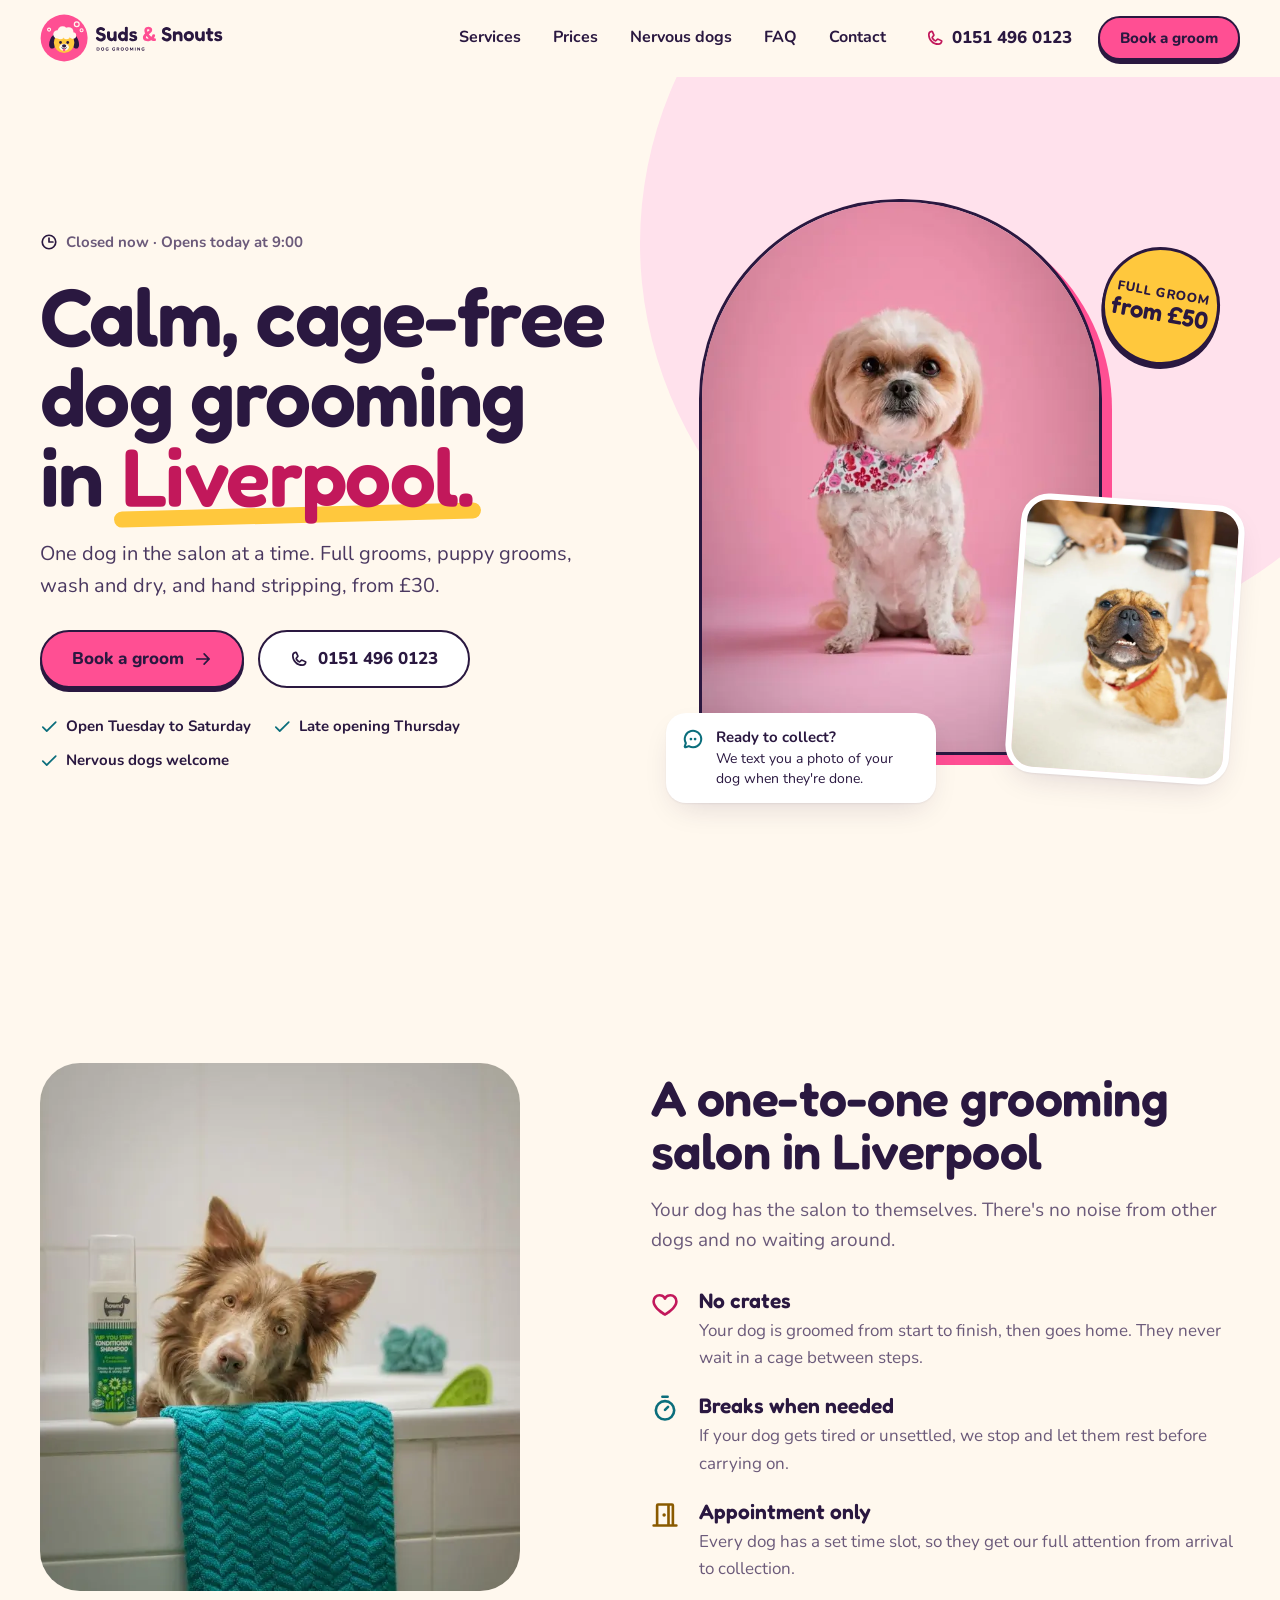
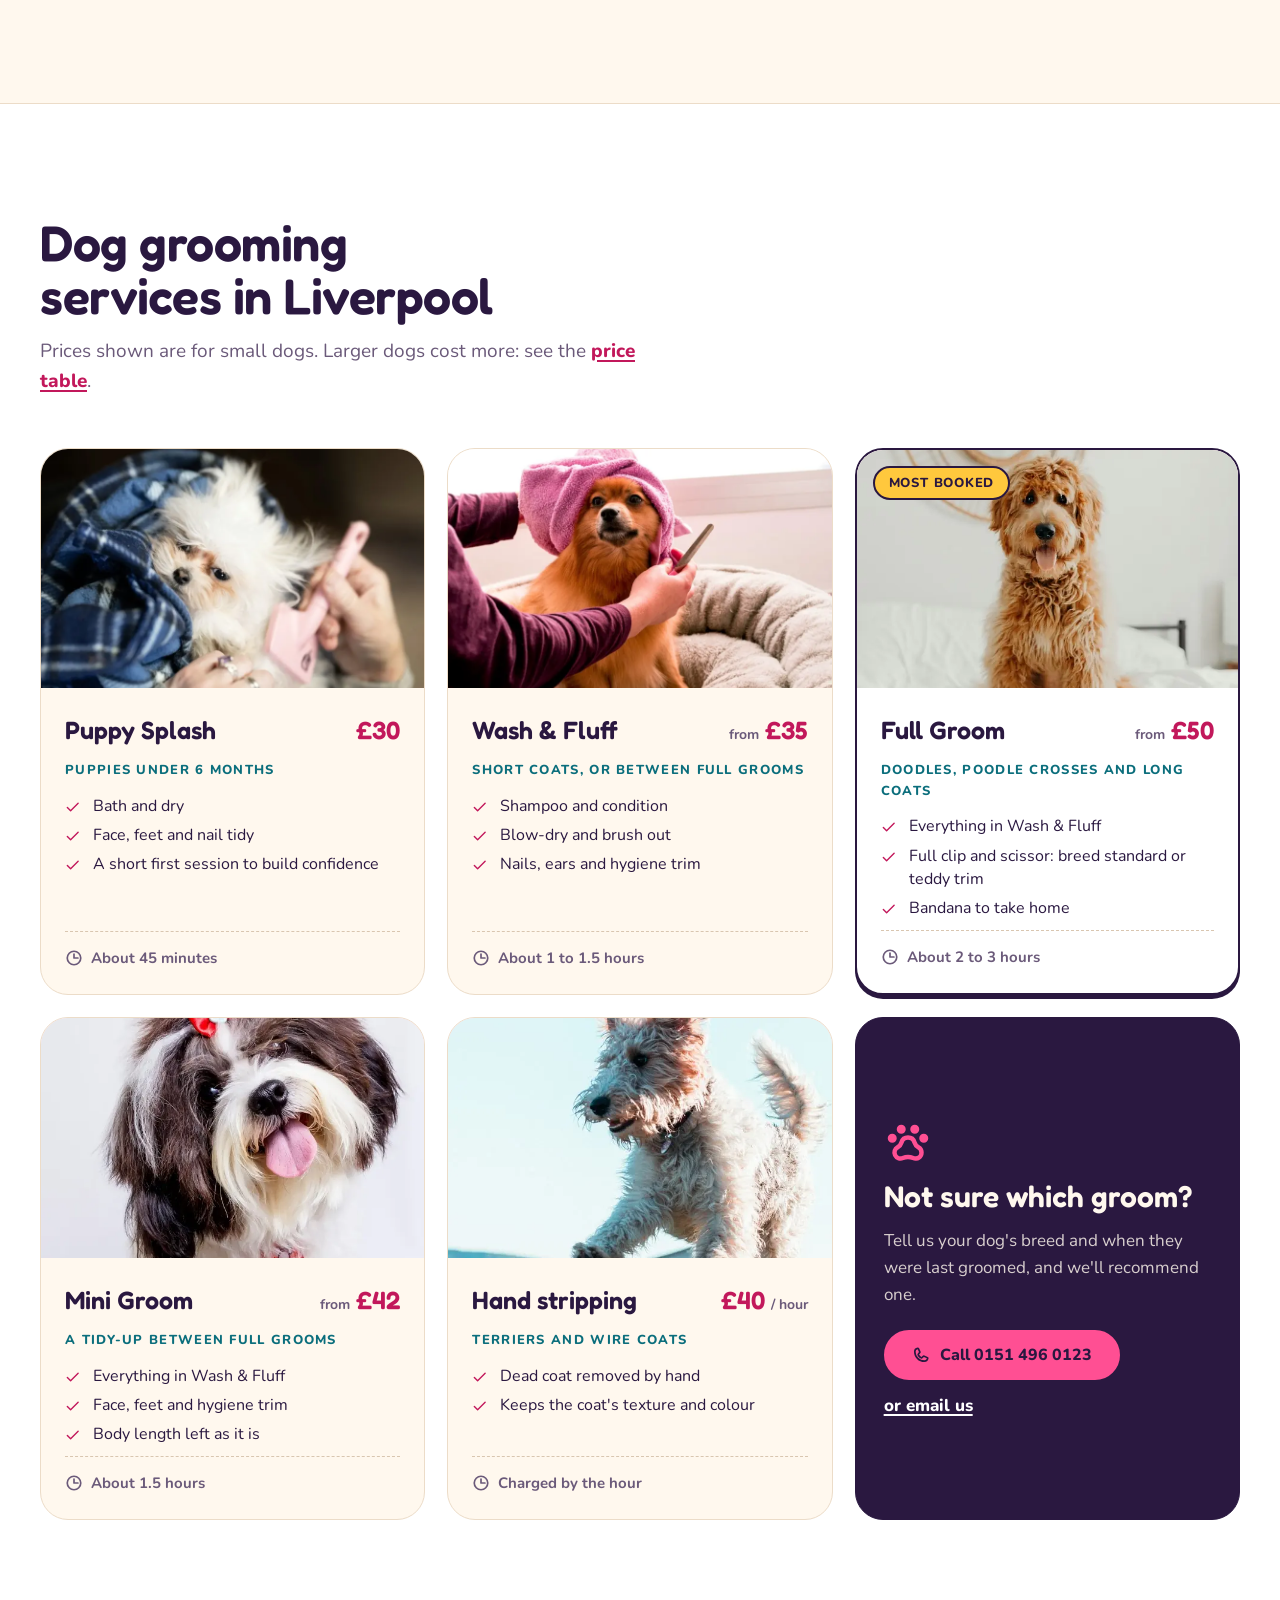
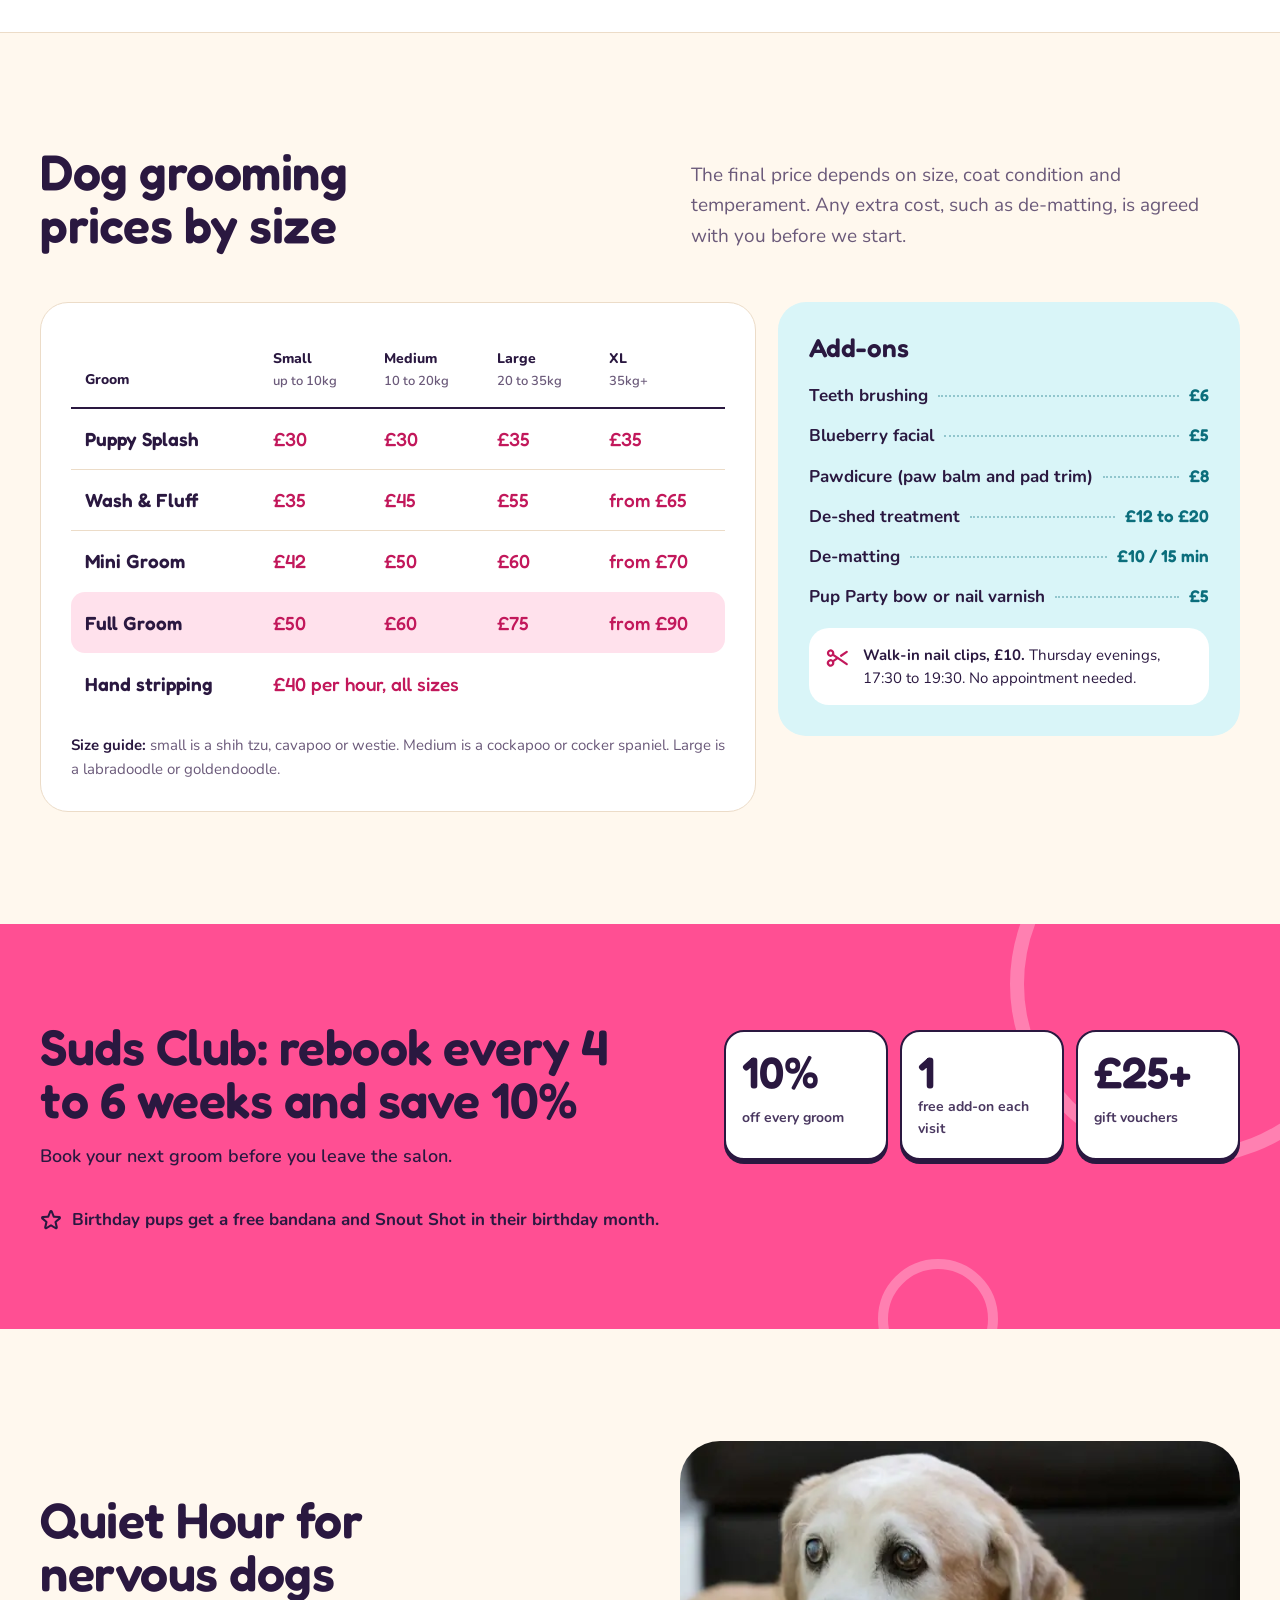
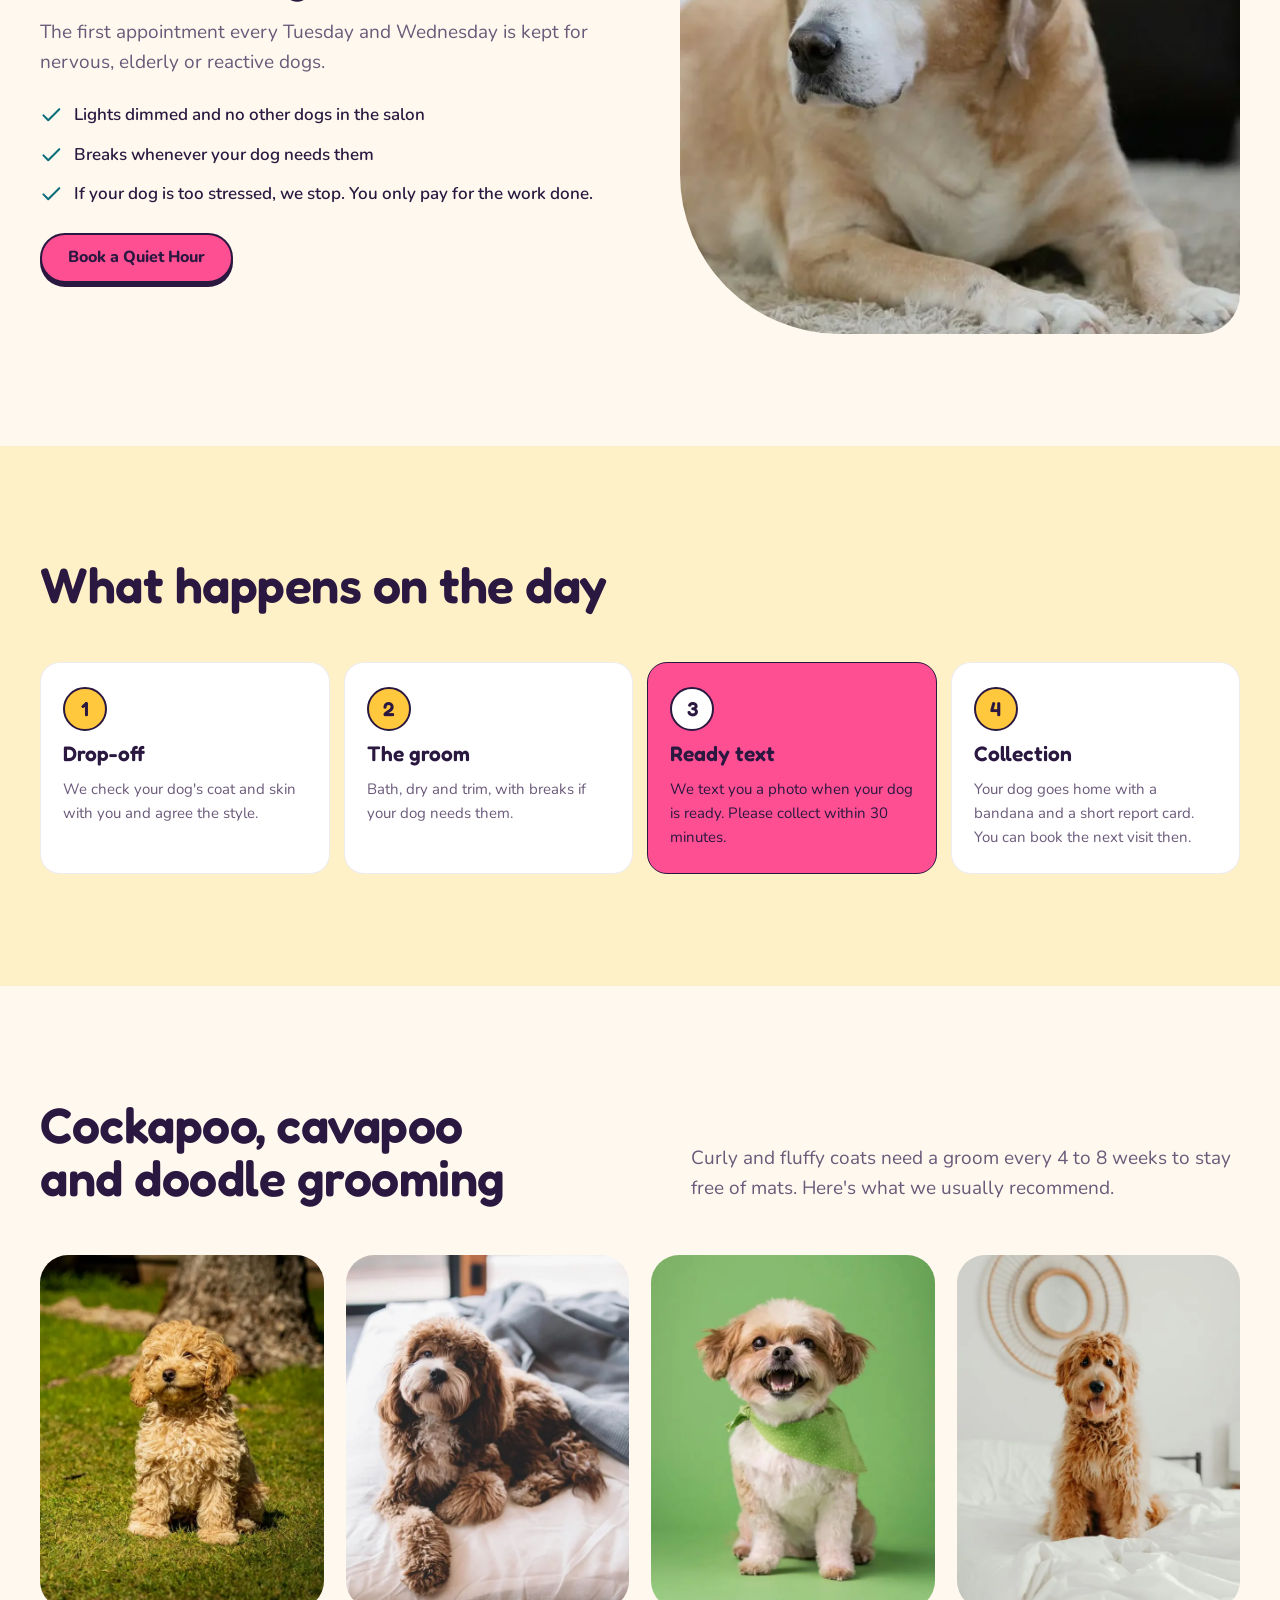
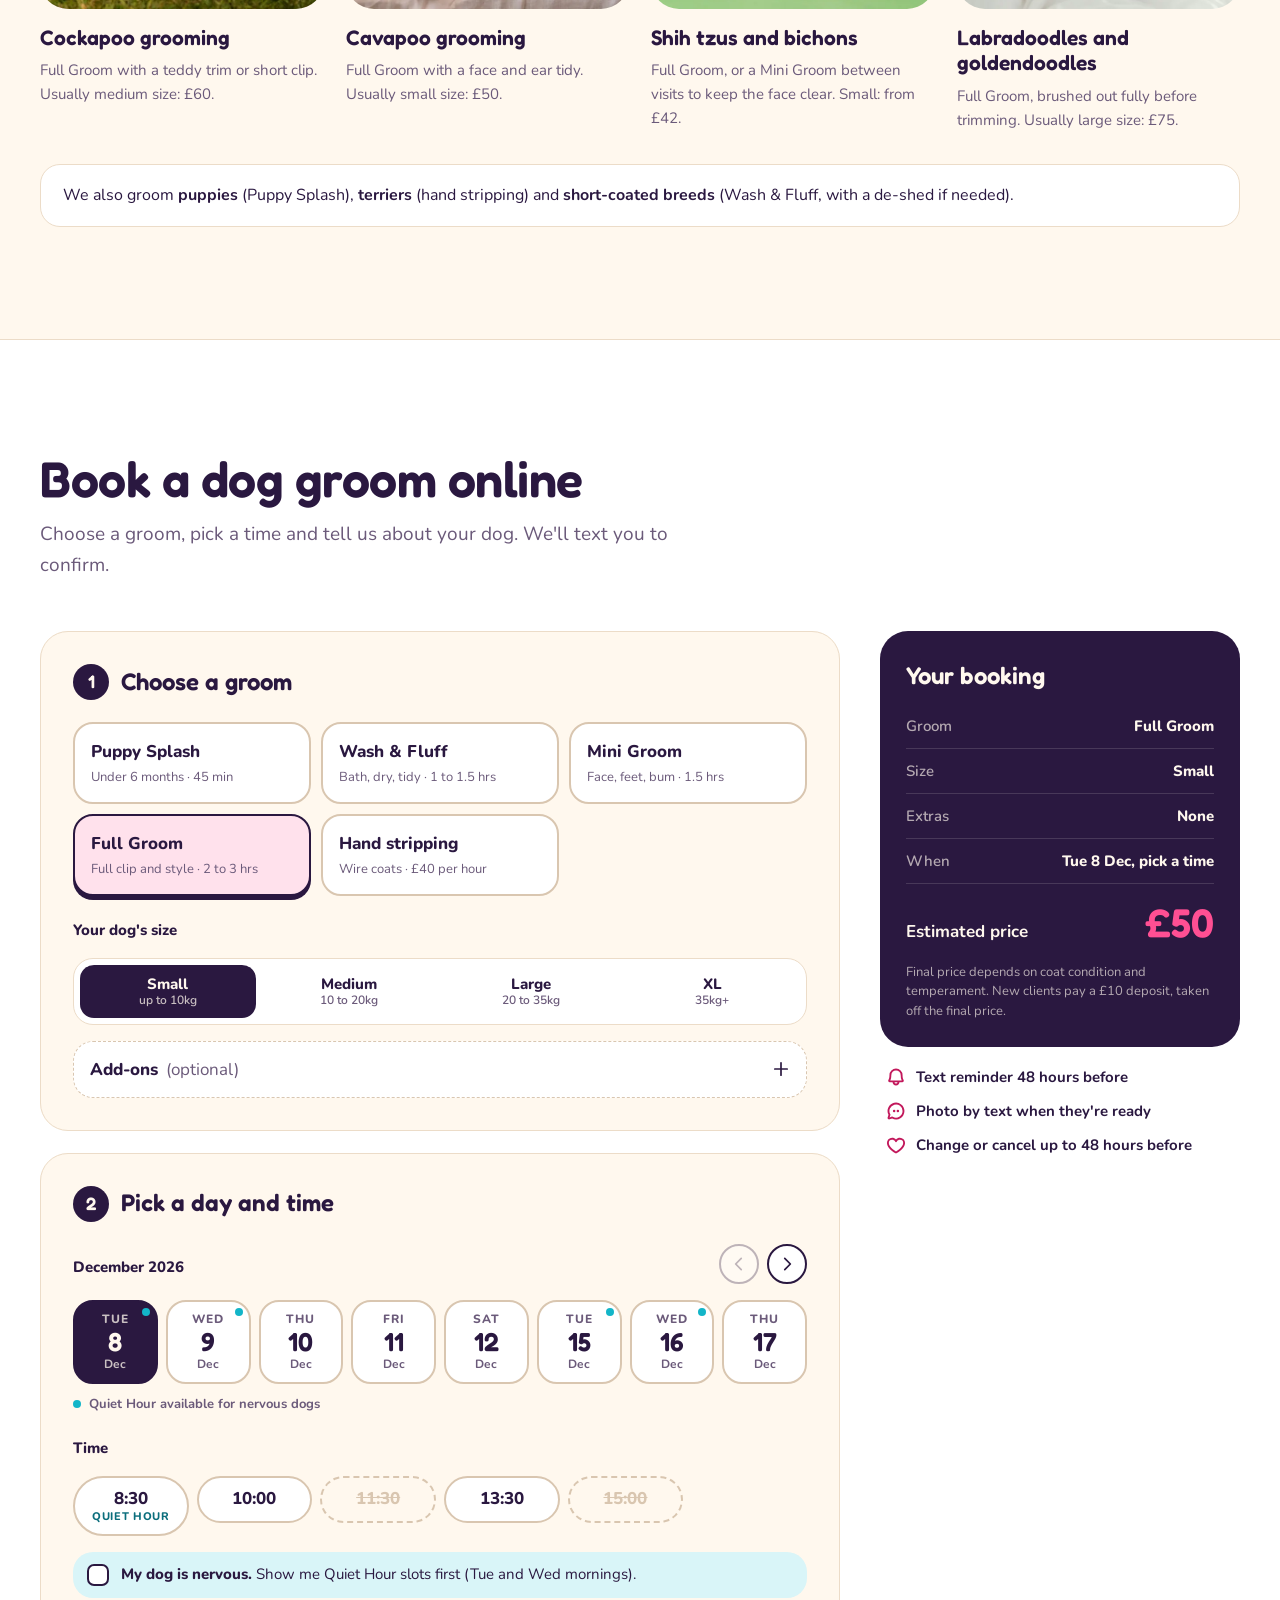
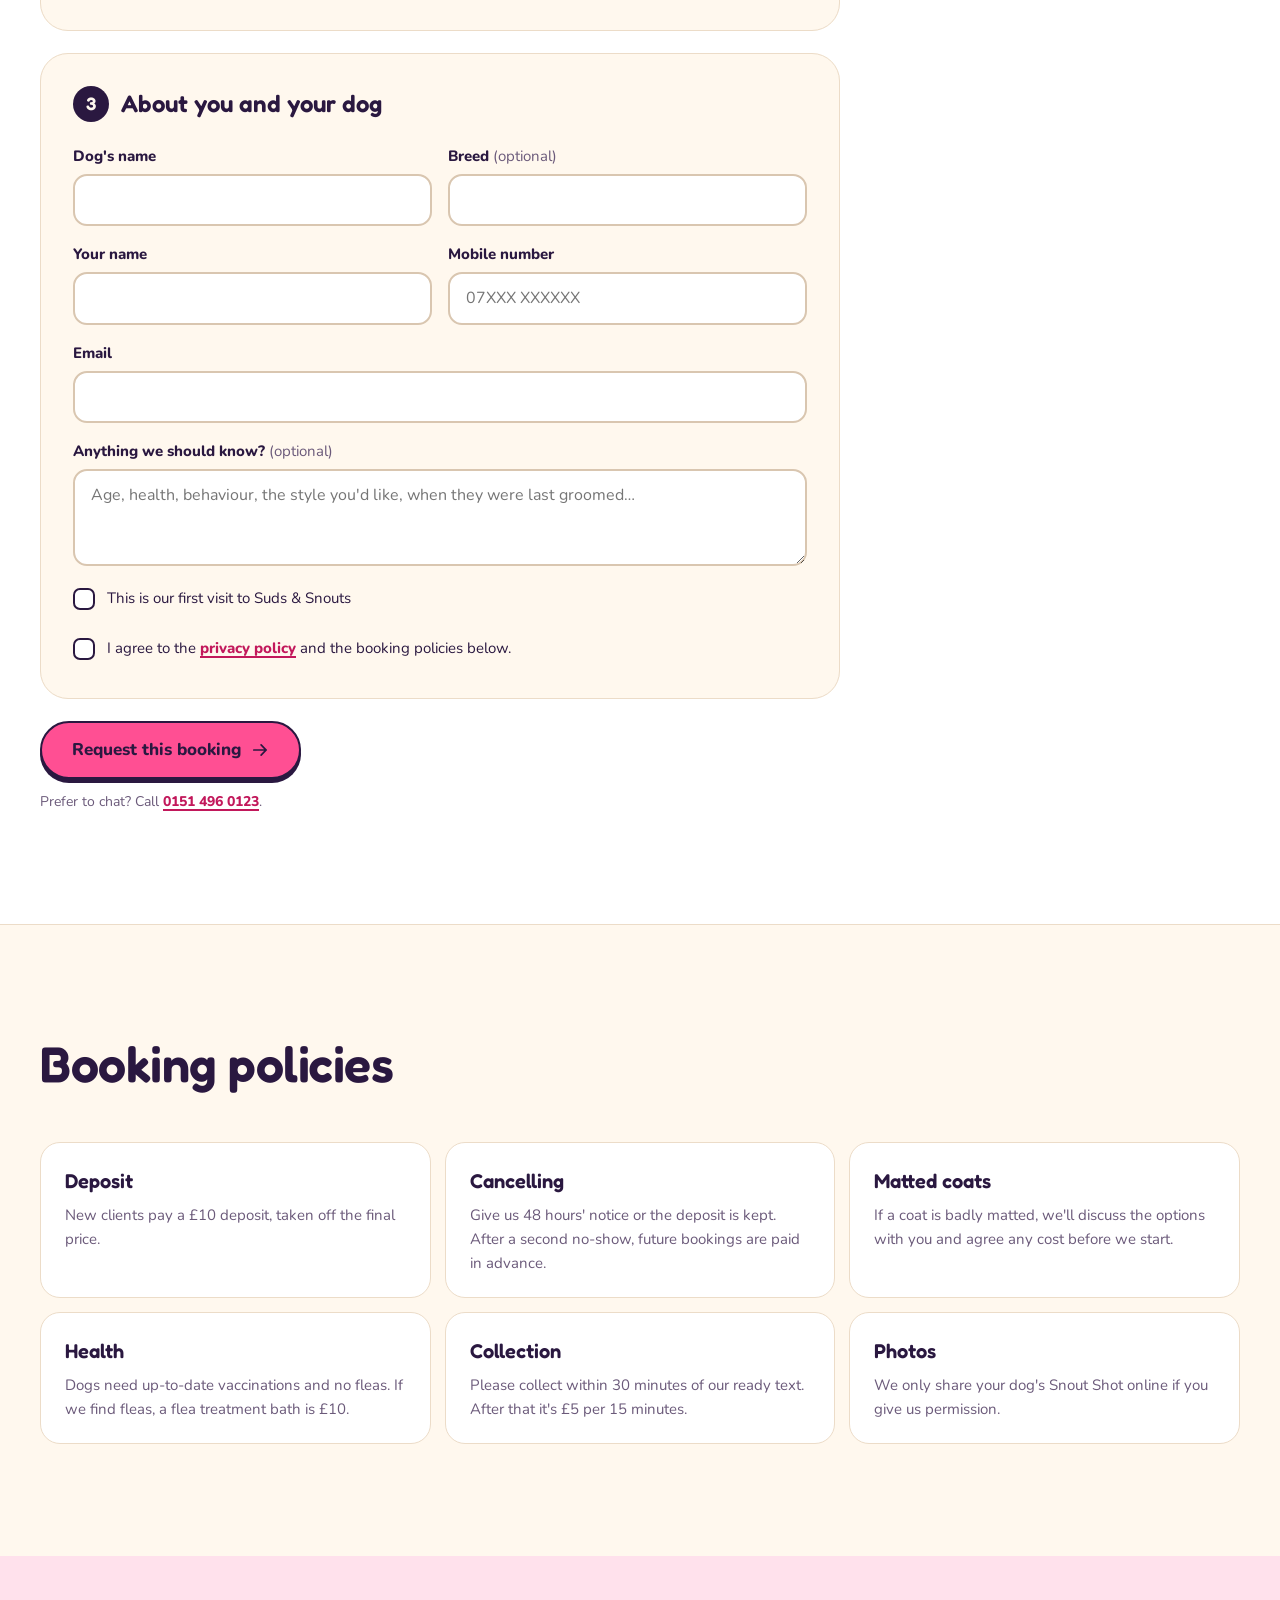
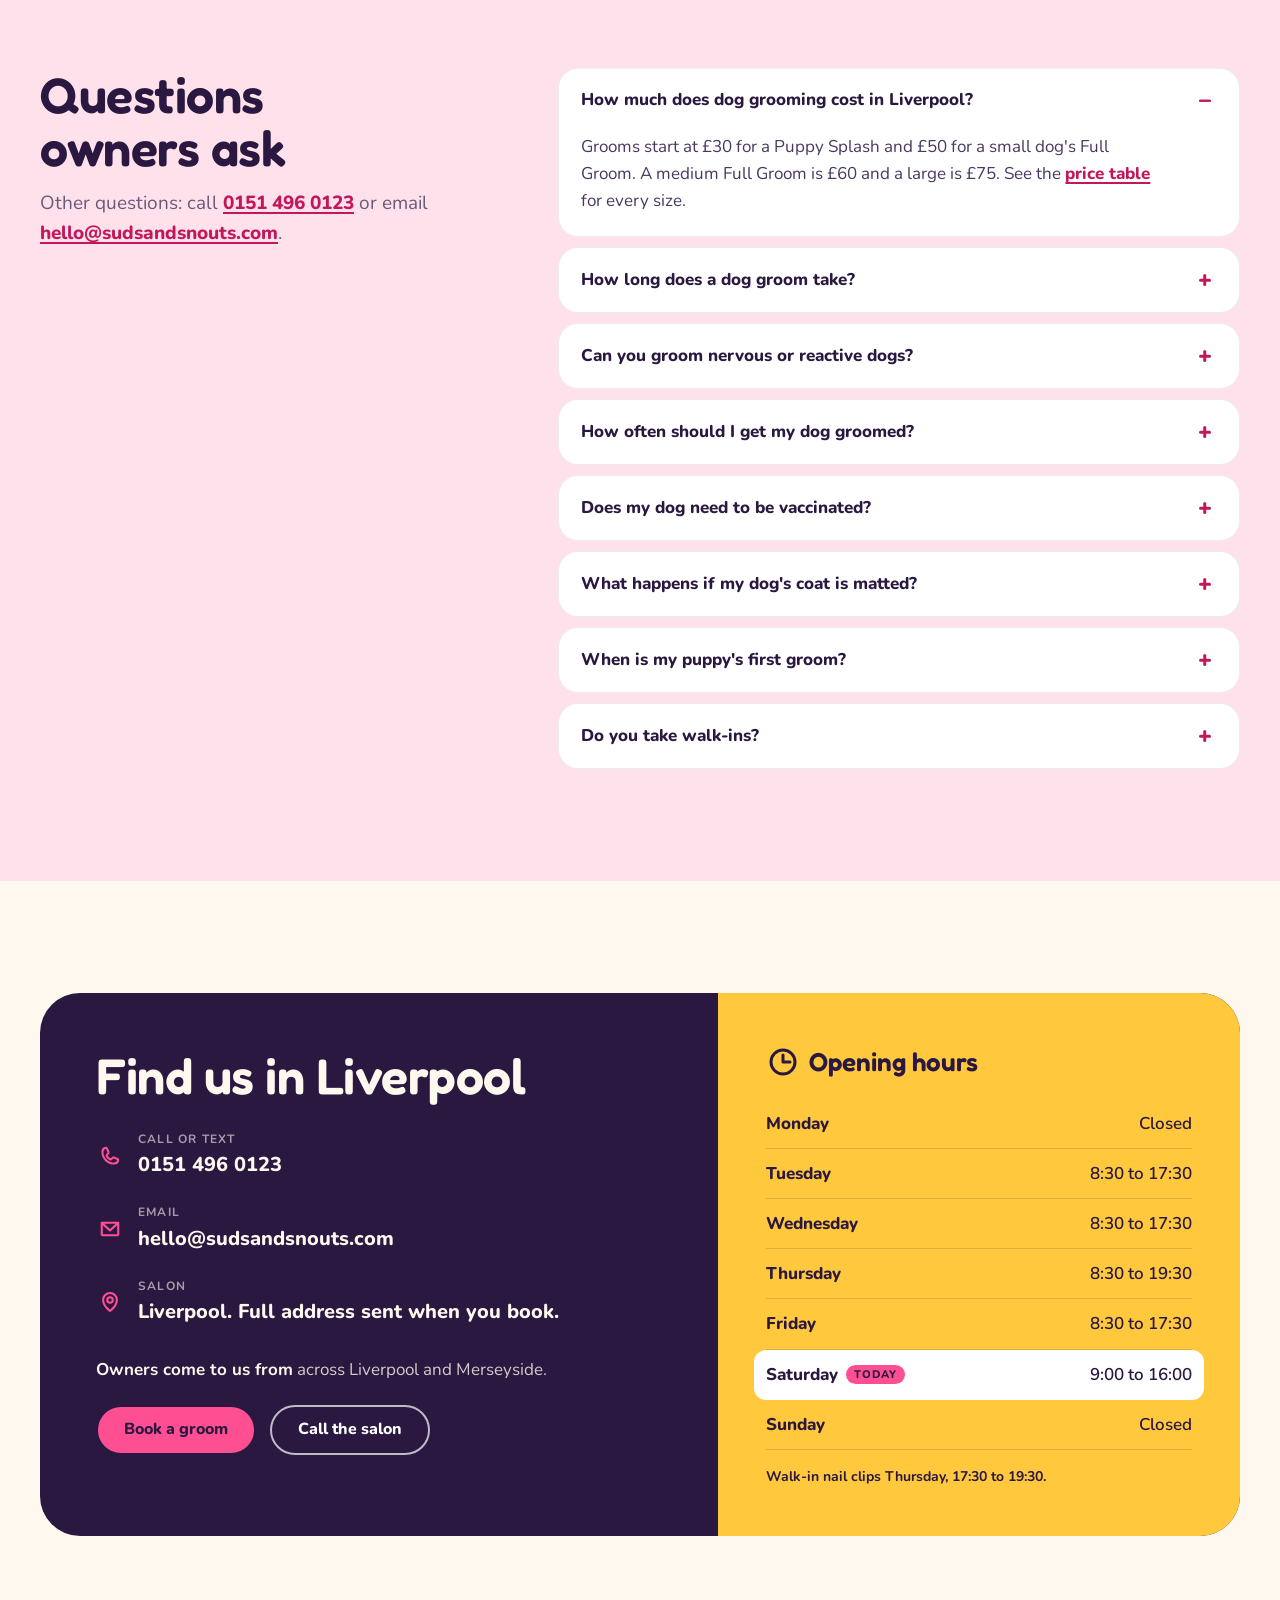
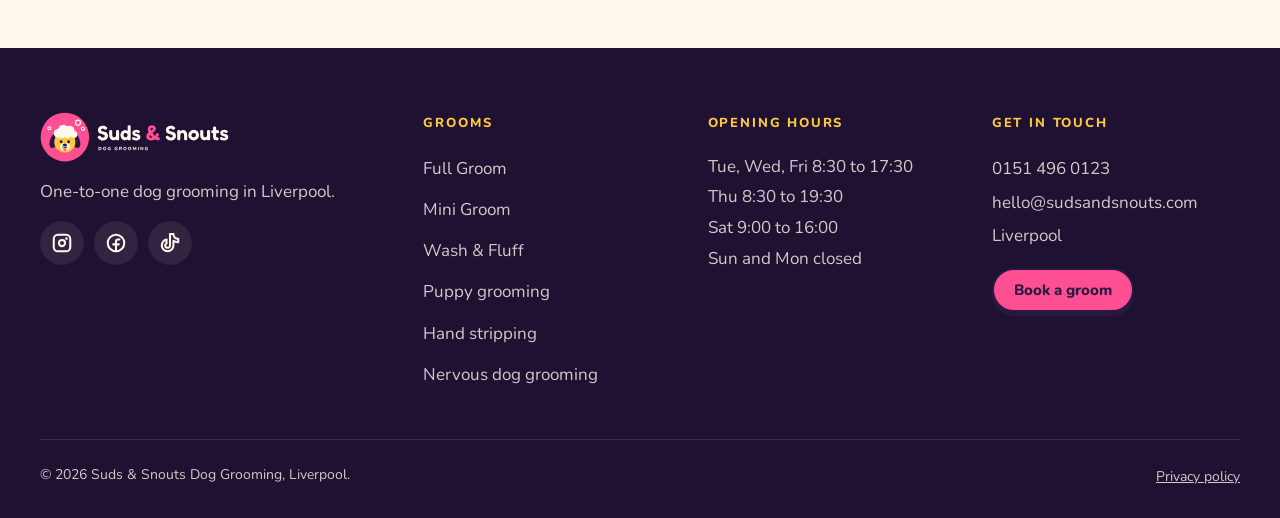
<file: index.html>
<!doctype html>
<html lang="en-GB">
<head>
  <meta charset="utf-8">
  <meta name="viewport" content="width=device-width, initial-scale=1">
  <title>Dog Grooming in Liverpool | Suds &amp; Snouts</title>
  <meta name="description" content="One-to-one dog grooming in Liverpool. No cages, gentle hands and clear prices from £30. Nervous dogs welcome. Book online or call 0151 496 0123.">
  <link rel="canonical" href="https://lukebrennan.github.io/SudsAndSnouts/">
  <meta name="robots" content="index, follow, max-image-preview:large">
  <meta name="theme-color" content="#fff8ee">
  <meta name="format-detection" content="telephone=no">
  <meta name="geo.region" content="GB-LIV">
  <meta name="geo.placename" content="Liverpool">

  <link rel="icon" href="favicon.ico" sizes="any">
  <link rel="icon" type="image/svg+xml" href="assets/brand/suds-snouts-mark.svg">
  <link rel="apple-touch-icon" href="assets/brand/apple-touch-icon.png">
  <link rel="manifest" href="site.webmanifest">

  <meta property="og:type" content="website">
  <meta property="og:site_name" content="Suds &amp; Snouts Dog Grooming">
  <meta property="og:locale" content="en_GB">
  <meta property="og:url" content="https://lukebrennan.github.io/SudsAndSnouts/">
  <meta property="og:title" content="Dog Grooming in Liverpool | Suds &amp; Snouts">
  <meta property="og:description" content="One-to-one, cage-free dog grooming in Liverpool. Prices from £30. Book online or call 0151 496 0123.">
  <meta property="og:image" content="https://lukebrennan.github.io/SudsAndSnouts/assets/brand/og-image.jpg">
  <meta property="og:image:width" content="1200">
  <meta property="og:image:height" content="630">
  <meta property="og:image:alt" content="A freshly groomed fluffy dog at Suds &amp; Snouts Dog Grooming in Liverpool">
  <meta name="twitter:card" content="summary_large_image">
  <meta name="twitter:title" content="Dog Grooming in Liverpool | Suds &amp; Snouts">
  <meta name="twitter:description" content="One-to-one, cage-free dog grooming in Liverpool. Prices from £30. Book online or call 0151 496 0123.">
  <meta name="twitter:image" content="https://lukebrennan.github.io/SudsAndSnouts/assets/brand/og-image.jpg">

  <link rel="preload" href="assets/fonts/fredoka/fredoka-latin-600-normal.woff2" as="font" type="font/woff2" crossorigin>
  <link rel="preload" href="assets/fonts/nunito/nunito-latin-400-normal.woff2" as="font" type="font/woff2" crossorigin>
  <link rel="preload" href="assets/img/small-white-dog-snout-shot-pink-backdrop.webp" as="image" type="image/webp" imagesrcset="assets/img/small-white-dog-snout-shot-pink-backdrop-sm.webp 640w, assets/img/small-white-dog-snout-shot-pink-backdrop.webp 1200w" imagesizes="(max-width: 899px) 78vw, 34vw" fetchpriority="high">
  <link rel="stylesheet" href="css/styles.css">
  <script>document.documentElement.classList.add('js');</script>

  <script type="application/ld+json">
  {
    "@context": "https://schema.org",
    "@graph": [
      {
        "@type": "LocalBusiness",
        "@id": "https://lukebrennan.github.io/SudsAndSnouts/#business",
        "name": "Suds & Snouts Dog Grooming",
        "alternateName": "Suds & Snouts",
        "description": "One-to-one, appointment-only dog grooming salon in Liverpool. One dog at a time, no cages, and a Quiet Hour for nervous dogs.",
        "url": "https://lukebrennan.github.io/SudsAndSnouts/",
        "telephone": "+441514960123",
        "email": "hello@sudsandsnouts.com",
        "logo": "https://lukebrennan.github.io/SudsAndSnouts/assets/brand/favicon-512.png",
        "image": [
          "https://lukebrennan.github.io/SudsAndSnouts/assets/brand/og-image.jpg",
          "https://lukebrennan.github.io/SudsAndSnouts/assets/img/small-white-dog-snout-shot-pink-backdrop.jpg"
        ],
        "priceRange": "£30 to £90",
        "currenciesAccepted": "GBP",
        "address": {
          "@type": "PostalAddress",
          "addressLocality": "Liverpool",
          "addressRegion": "Merseyside",
          "addressCountry": "GB"
        },
        "areaServed": [
          {
            "@type": "City",
            "name": "Liverpool"
          },
          {
            "@type": "AdministrativeArea",
            "name": "Merseyside"
          }
        ],
        "openingHoursSpecification": [
          {
            "@type": "OpeningHoursSpecification",
            "dayOfWeek": [
              "Tuesday",
              "Wednesday",
              "Friday"
            ],
            "opens": "08:30",
            "closes": "17:30"
          },
          {
            "@type": "OpeningHoursSpecification",
            "dayOfWeek": "Thursday",
            "opens": "08:30",
            "closes": "19:30"
          },
          {
            "@type": "OpeningHoursSpecification",
            "dayOfWeek": "Saturday",
            "opens": "09:00",
            "closes": "16:00"
          }
        ],
        "sameAs": [
          "https://www.instagram.com/sudsandsnouts",
          "https://www.facebook.com/sudsandsnouts",
          "https://www.tiktok.com/@sudsandsnouts"
        ],
        "knowsAbout": [
          "Dog grooming",
          "Puppy grooming",
          "Cockapoo grooming",
          "Cavapoo grooming",
          "Doodle grooming",
          "Hand stripping",
          "Nervous dog grooming"
        ],
        "hasOfferCatalog": {
          "@type": "OfferCatalog",
          "name": "Dog grooming services",
          "itemListElement": [
            {
              "@type": "Offer",
              "itemOffered": {
                "@type": "Service",
                "name": "Puppy Splash",
                "description": "Gentle first groom for puppies under 6 months: bath, dry, face, feet and nail tidy."
              },
              "priceSpecification": {
                "@type": "PriceSpecification",
                "minPrice": 30,
                "maxPrice": 35,
                "priceCurrency": "GBP"
              }
            },
            {
              "@type": "Offer",
              "itemOffered": {
                "@type": "Service",
                "name": "Wash & Fluff",
                "description": "Double shampoo, condition, blow-dry, brush out, nails, ears and hygiene tidy."
              },
              "priceSpecification": {
                "@type": "PriceSpecification",
                "minPrice": 35,
                "priceCurrency": "GBP"
              }
            },
            {
              "@type": "Offer",
              "itemOffered": {
                "@type": "Service",
                "name": "Mini Groom",
                "description": "Wash & Fluff plus a face, feet and bum trim with no length off the body."
              },
              "priceSpecification": {
                "@type": "PriceSpecification",
                "minPrice": 42,
                "priceCurrency": "GBP"
              }
            },
            {
              "@type": "Offer",
              "itemOffered": {
                "@type": "Service",
                "name": "Full Groom",
                "description": "Wash & Fluff plus a full clip and scissor to breed standard or a teddy trim."
              },
              "priceSpecification": {
                "@type": "PriceSpecification",
                "minPrice": 50,
                "priceCurrency": "GBP"
              }
            },
            {
              "@type": "Offer",
              "itemOffered": {
                "@type": "Service",
                "name": "Hand stripping",
                "description": "Hand stripping for terriers and wire coats, priced by the hour."
              },
              "priceSpecification": {
                "@type": "UnitPriceSpecification",
                "price": 40,
                "priceCurrency": "GBP",
                "unitText": "per hour"
              }
            }
          ]
        }
      },
      {
        "@type": "WebSite",
        "@id": "https://lukebrennan.github.io/SudsAndSnouts/#website",
        "url": "https://lukebrennan.github.io/SudsAndSnouts/",
        "name": "Suds & Snouts Dog Grooming",
        "inLanguage": "en-GB",
        "publisher": {
          "@id": "https://lukebrennan.github.io/SudsAndSnouts/#business"
        }
      },
      {
        "@type": "FAQPage",
        "@id": "https://lukebrennan.github.io/SudsAndSnouts/#faq",
        "mainEntity": [
          {
            "@type": "Question",
            "name": "How much does dog grooming cost in Liverpool?",
            "acceptedAnswer": {
              "@type": "Answer",
              "text": "Grooms start at £30 for a Puppy Splash and £50 for a small dog's Full Groom. A medium Full Groom is £60 and a large is £75. See the price table for every size."
            }
          },
          {
            "@type": "Question",
            "name": "How long does a dog groom take?",
            "acceptedAnswer": {
              "@type": "Answer",
              "text": "A Puppy Splash takes about 45 minutes, a Wash & Fluff 1 to 1.5 hours, a Mini Groom about 1.5 hours and a Full Groom 2 to 3 hours. We text you when your dog is ready."
            }
          },
          {
            "@type": "Question",
            "name": "Can you groom nervous or reactive dogs?",
            "acceptedAnswer": {
              "@type": "Answer",
              "text": "Yes. Book the Quiet Hour, the first slot on Tuesday and Wednesday, and tell us about your dog when you book."
            }
          },
          {
            "@type": "Question",
            "name": "How often should I get my dog groomed?",
            "acceptedAnswer": {
              "@type": "Answer",
              "text": "Fluffy coats like cockapoos, cavapoos and doodles do best every 4 to 8 weeks. Short coats usually need a Wash & Fluff every 8 to 12 weeks."
            }
          },
          {
            "@type": "Question",
            "name": "Does my dog need to be vaccinated?",
            "acceptedAnswer": {
              "@type": "Answer",
              "text": "Yes. Your dog needs to be up to date with vaccinations and free from fleas."
            }
          },
          {
            "@type": "Question",
            "name": "What happens if my dog's coat is matted?",
            "acceptedAnswer": {
              "@type": "Answer",
              "text": "We discuss the options with you first. De-matting is £10 per 15 minutes and is always agreed before we start."
            }
          },
          {
            "@type": "Question",
            "name": "When is my puppy's first groom?",
            "acceptedAnswer": {
              "@type": "Answer",
              "text": "Once your puppy has finished their vaccinations, usually from around 12 to 16 weeks. The Puppy Splash is a short first groom for puppies under 6 months."
            }
          },
          {
            "@type": "Question",
            "name": "Do you take walk-ins?",
            "acceptedAnswer": {
              "@type": "Answer",
              "text": "Walk-in nail clips are £10 on Thursday evenings from 17:30 to 19:30. All grooms are by appointment, so please book online or call."
            }
          }
        ]
      }
    ]
  }
  </script>
</head>
<body>
  <a class="skip-link" href="#main">Skip to content</a>

  <header class="site-header" data-header>
    <div class="container header-row">
      <a class="header-logo" href="#top" aria-label="Suds &amp; Snouts Dog Grooming, back to top">
        <img src="assets/brand/suds-snouts-logo-horizontal.svg" alt="Suds &amp; Snouts Dog Grooming" width="611" height="160">
      </a>
      <nav class="primary-nav" aria-label="Main">
        <ul>
          <li><a href="#services">Services</a></li>
          <li><a href="#prices">Prices</a></li>
          <li><a href="#quiet-hour">Nervous dogs</a></li>
          <li><a href="#faq">FAQ</a></li>
          <li><a href="#contact">Contact</a></li>
        </ul>
      </nav>
      <a class="header-call" href="tel:+441514960123"><span class="icon icon-phone" aria-hidden="true"></span><span>0151 496 0123</span></a>
      <a class="btn btn-primary btn-sm btn-header" href="#book">Book a groom</a>
      <button class="menu-toggle" type="button" aria-expanded="false" aria-controls="mobile-menu" data-menu-toggle>
        <span class="icon icon-list" aria-hidden="true"></span>
        <span class="visually-hidden">Menu</span>
      </button>
    </div>
    <div class="mobile-menu" id="mobile-menu" hidden data-menu>
      <ul class="container">
        <li><a href="#services">Services</a></li>
        <li><a href="#prices">Prices</a></li>
        <li><a href="#quiet-hour">Nervous dogs</a></li>
        <li><a href="#your-visit">Your visit</a></li>
        <li><a href="#faq">FAQ</a></li>
        <li><a href="#contact">Hours and contact</a></li>
        <li class="mobile-menu-actions">
          <a class="btn btn-secondary" href="tel:+441514960123"><span class="icon icon-phone" aria-hidden="true"></span>0151 496 0123</a>
          <a class="btn btn-primary" href="#book">Book a groom</a>
        </li>
      </ul>
    </div>
  </header>

  <main id="main">
    <!-- Hero -->
    <section class="hero" id="top" aria-labelledby="hero-title">
      <div class="container hero-grid">
        <div class="hero-copy">
          <p class="open-status" data-open-status><span class="icon icon-clock" aria-hidden="true"></span><span data-open-text>Liverpool</span></p>
          <h1 id="hero-title" class="hero-title">Calm, <span class="nowrap">cage-free</span> dog grooming in <span class="hl">Liverpool.</span></h1>
          <p class="hero-lead">One dog in the salon at a time. Full grooms, puppy grooms, wash and dry, and hand stripping, from £30.</p>
          <div class="btn-row">
            <a class="btn btn-primary btn-lg" href="#book">Book a groom <span class="icon icon-arrow" aria-hidden="true"></span></a>
            <a class="btn btn-secondary btn-lg" href="tel:+441514960123"><span class="icon icon-phone" aria-hidden="true"></span>0151 496 0123</a>
          </div>
          <ul class="hero-points">
            <li><span class="icon icon-check" aria-hidden="true"></span>Open Tuesday to Saturday</li>
            <li><span class="icon icon-check" aria-hidden="true"></span>Late opening Thursday</li>
            <li><span class="icon icon-check" aria-hidden="true"></span>Nervous dogs welcome</li>
          </ul>
        </div>

        <div class="hero-media">
          <figure class="hero-photo hero-photo-main">
            <picture>
              <source type="image/webp" srcset="assets/img/small-white-dog-snout-shot-pink-backdrop-sm.webp 640w, assets/img/small-white-dog-snout-shot-pink-backdrop.webp 1200w" sizes="(max-width: 899px) 78vw, 34vw">
              <img src="assets/img/small-white-dog-snout-shot-pink-backdrop.jpg" srcset="assets/img/small-white-dog-snout-shot-pink-backdrop-sm.jpg 640w, assets/img/small-white-dog-snout-shot-pink-backdrop.jpg 1200w" sizes="(max-width: 899px) 78vw, 34vw" width="1200" height="1500" fetchpriority="high"
                   alt="Freshly groomed small fluffy dog in a floral bandana sitting on a pink backdrop after a groom in Liverpool">
            </picture>
          </figure>
          <figure class="hero-photo hero-photo-small">
            <picture>
              <source type="image/webp" srcset="assets/img/dog-bubble-bath-wash-liverpool-sm.webp" >
              <img src="assets/img/dog-bubble-bath-wash-liverpool-sm.jpg" width="640" height="800" loading="lazy" alt="Happy dog enjoying a bubbly bath during a Wash and Fluff">
            </picture>
          </figure>
          <p class="hero-sticker" aria-hidden="true"><span>Full groom</span><strong>from £50</strong></p>
          <p class="hero-card"><span class="icon icon-chat" aria-hidden="true"></span><span><strong>Ready to collect?</strong> We text you a photo of your dog when they're done.</span></p>
        </div>
      </div>
    </section>

    <!-- Promise -->
    <section class="section promise" id="about" aria-labelledby="promise-title">
      <div class="container promise-grid">
        <figure class="promise-photo">
          <picture>
            <source type="image/webp" srcset="assets/img/dog-bath-teal-towel-salon-sm.webp 640w, assets/img/dog-bath-teal-towel-salon.webp 1200w" sizes="(max-width: 899px) 90vw, 480px">
            <img src="assets/img/dog-bath-teal-towel-salon.jpg" srcset="assets/img/dog-bath-teal-towel-salon-sm.jpg 640w, assets/img/dog-bath-teal-towel-salon.jpg 1200w" sizes="(max-width: 899px) 90vw, 480px" width="1200" height="1500" loading="lazy"
                 alt="Curious collie peeking over the edge of the grooming bath beside a teal towel">
          </picture>
        </figure>
        <div class="promise-copy">
          <h2 id="promise-title" class="h2">A one-to-one grooming salon in Liverpool</h2>
          <p class="lead">Your dog has the salon to themselves. There's no noise from other dogs and no waiting around.</p>
          <ul class="promise-points">
            <li>
              <span class="pp-icon pp-pink"><span class="icon icon-heart" aria-hidden="true"></span></span>
              <div><h3>No crates</h3><p>Your dog is groomed from start to finish, then goes home. They never wait in a cage between steps.</p></div>
            </li>
            <li>
              <span class="pp-icon pp-teal"><span class="icon icon-timer" aria-hidden="true"></span></span>
              <div><h3>Breaks when needed</h3><p>If your dog gets tired or unsettled, we stop and let them rest before carrying on.</p></div>
            </li>
            <li>
              <span class="pp-icon pp-sunny"><span class="icon icon-door" aria-hidden="true"></span></span>
              <div><h3>Appointment only</h3><p>Every dog has a set time slot, so they get our full attention from arrival to collection.</p></div>
            </li>
          </ul>
        </div>
      </div>
    </section>

    <!-- Services -->
    <section class="section services" id="services" aria-labelledby="services-title">
      <div class="container">
        <div class="section-head">
          <h2 id="services-title" class="h2">Dog grooming services in Liverpool</h2>
          <p class="lead">Prices shown are for small dogs. Larger dogs cost more: see the <a class="text-link" href="#prices">price table</a>.</p>
        </div>
        <div class="service-grid" data-reveal>
          <article class="service-card" id="service-puppy-splash">
            <div class="service-photo">
              <picture>
                <source type="image/webp" srcset="assets/img/gentle-brushing-calm-puppy-sm.webp">
                <img src="assets/img/gentle-brushing-calm-puppy-sm.jpg" width="800" height="533" loading="lazy" alt="Sleepy white puppy wrapped in a blanket being gently brushed during a first puppy groom">
              </picture>
            </div>
            <div class="service-body">
              <div class="service-top"><h3>Puppy Splash</h3><p class="price">£30</p></div>
              <p class="service-for">Puppies under 6 months</p>
              <ul class="ticks">
                <li>Bath and dry</li>
                <li>Face, feet and nail tidy</li>
                <li>A short first session to build confidence</li>
              </ul>
              <p class="duration"><span class="icon icon-clock" aria-hidden="true"></span>About 45 minutes</p>
            </div>
          </article>

          <article class="service-card" id="service-wash-and-fluff">
            <div class="service-photo">
              <picture>
                <source type="image/webp" srcset="assets/img/puppy-splash-towel-after-bath-sm.webp">
                <img src="assets/img/puppy-splash-towel-after-bath-sm.jpg" width="800" height="533" loading="lazy" alt="Small fluffy dog wrapped in a pink towel being combed after a wash and blow-dry">
              </picture>
            </div>
            <div class="service-body">
              <div class="service-top"><h3>Wash &amp; Fluff</h3><p class="price"><span class="from">from</span> £35</p></div>
              <p class="service-for">Short coats, or between full grooms</p>
              <ul class="ticks">
                <li>Shampoo and condition</li>
                <li>Blow-dry and brush out</li>
                <li>Nails, ears and hygiene trim</li>
              </ul>
              <p class="duration"><span class="icon icon-clock" aria-hidden="true"></span>About 1 to 1.5 hours</p>
            </div>
          </article>

          <article class="service-card service-card-featured" id="service-full-groom">
            <span class="ribbon">Most booked</span>
            <div class="service-photo">
              <picture>
                <source type="image/webp" srcset="assets/img/doodle-full-groom-fluffy-coat-sm.webp">
                <img src="assets/img/doodle-full-groom-fluffy-coat-sm.jpg" width="640" height="800" loading="lazy" alt="Fluffy apricot doodle with a soft teddy trim sitting on a white bed after a full groom">
              </picture>
            </div>
            <div class="service-body">
              <div class="service-top"><h3>Full Groom</h3><p class="price"><span class="from">from</span> £50</p></div>
              <p class="service-for">Doodles, poodle crosses and long coats</p>
              <ul class="ticks">
                <li>Everything in Wash &amp; Fluff</li>
                <li>Full clip and scissor: breed standard or teddy trim</li>
                <li>Bandana to take home</li>
              </ul>
              <p class="duration"><span class="icon icon-clock" aria-hidden="true"></span>About 2 to 3 hours</p>
            </div>
          </article>

          <article class="service-card" id="service-mini-groom">
            <div class="service-photo">
              <picture>
                <source type="image/webp" srcset="assets/img/shih-tzu-mini-groom-tidy-face-sm.webp">
                <img src="assets/img/shih-tzu-mini-groom-tidy-face-sm.jpg" width="640" height="800" loading="lazy" alt="Shih tzu with a neatly trimmed face and a red bow after a mini groom">
              </picture>
            </div>
            <div class="service-body">
              <div class="service-top"><h3>Mini Groom</h3><p class="price"><span class="from">from</span> £42</p></div>
              <p class="service-for">A tidy-up between full grooms</p>
              <ul class="ticks">
                <li>Everything in Wash &amp; Fluff</li>
                <li>Face, feet and hygiene trim</li>
                <li>Body length left as it is</li>
              </ul>
              <p class="duration"><span class="icon icon-clock" aria-hidden="true"></span>About 1.5 hours</p>
            </div>
          </article>

          <article class="service-card" id="service-hand-stripping">
            <div class="service-photo">
              <picture>
                <source type="image/webp" srcset="assets/img/wire-haired-terrier-hand-stripping-sm.webp">
                <img src="assets/img/wire-haired-terrier-hand-stripping-sm.jpg" width="640" height="800" loading="lazy" alt="Wire-haired terrier bounding across the grass with a scruffy coat ready for hand stripping">
              </picture>
            </div>
            <div class="service-body">
              <div class="service-top"><h3>Hand stripping</h3><p class="price">£40 <span class="from">/ hour</span></p></div>
              <p class="service-for">Terriers and wire coats</p>
              <ul class="ticks">
                <li>Dead coat removed by hand</li>
                <li>Keeps the coat's texture and colour</li>
              </ul>
              <p class="duration"><span class="icon icon-clock" aria-hidden="true"></span>Charged by the hour</p>
            </div>
          </article>

          <aside class="service-card service-help">
            <span class="icon icon-paw help-paw" aria-hidden="true"></span>
            <h3>Not sure which groom?</h3>
            <p>Tell us your dog's breed and when they were last groomed, and we'll recommend one.</p>
            <div class="help-actions">
              <a class="btn btn-ink" href="tel:+441514960123"><span class="icon icon-phone" aria-hidden="true"></span>Call 0151 496 0123</a>
              <a class="text-link text-link-light" href="mailto:hello@sudsandsnouts.com">or email us</a>
            </div>
          </aside>
        </div>
      </div>
    </section>

    <!-- Prices -->
    <section class="section prices" id="prices" aria-labelledby="prices-title">
      <div class="container">
        <div class="section-head section-head-split">
          <div>
            <h2 id="prices-title" class="h2">Dog grooming prices by size</h2>
          </div>
          <p class="lead">The final price depends on size, coat condition and temperament. Any extra cost, such as de-matting, is agreed with you before we start.</p>
        </div>

        <div class="price-layout">
          <div class="price-card">
            <div class="table-scroll" tabindex="0" role="region" aria-label="Grooming prices by dog size">
              <table class="price-table">
                <caption class="visually-hidden">Dog grooming prices in pounds by dog size</caption>
                <thead>
                  <tr><th scope="col">Groom</th><th scope="col">Small <span>up to 10kg</span></th><th scope="col">Medium <span>10 to 20kg</span></th><th scope="col">Large <span>20 to 35kg</span></th><th scope="col">XL <span>35kg+</span></th></tr>
                </thead>
                <tbody>
                  <tr><th scope="row">Puppy Splash</th><td data-size="Small">£30</td><td data-size="Medium">£30</td><td data-size="Large">£35</td><td data-size="XL">£35</td></tr>
                  <tr><th scope="row">Wash &amp; Fluff</th><td data-size="Small">£35</td><td data-size="Medium">£45</td><td data-size="Large">£55</td><td data-size="XL">from £65</td></tr>
                  <tr><th scope="row">Mini Groom</th><td data-size="Small">£42</td><td data-size="Medium">£50</td><td data-size="Large">£60</td><td data-size="XL">from £70</td></tr>
                  <tr class="row-featured"><th scope="row">Full Groom</th><td data-size="Small">£50</td><td data-size="Medium">£60</td><td data-size="Large">£75</td><td data-size="XL">from £90</td></tr>
                  <tr><th scope="row">Hand stripping</th><td colspan="4" data-size="All sizes">£40 per hour, all sizes</td></tr>
                </tbody>
              </table>
            </div>
            <p class="size-examples"><strong>Size guide:</strong> small is a shih tzu, cavapoo or westie. Medium is a cockapoo or cocker spaniel. Large is a labradoodle or goldendoodle.</p>
          </div>

          <div class="extras-card" id="extras">
            <h3 class="h3">Add-ons</h3>
            <ul class="extras-list">
              <li><span>Teeth brushing</span><span class="dots" aria-hidden="true"></span><strong>£6</strong></li>
              <li><span>Blueberry facial</span><span class="dots" aria-hidden="true"></span><strong>£5</strong></li>
              <li><span>Pawdicure (paw balm and pad trim)</span><span class="dots" aria-hidden="true"></span><strong>£8</strong></li>
              <li><span>De-shed treatment</span><span class="dots" aria-hidden="true"></span><strong>£12 to £20</strong></li>
              <li><span>De-matting</span><span class="dots" aria-hidden="true"></span><strong>£10 / 15 min</strong></li>
              <li><span>Pup Party bow or nail varnish</span><span class="dots" aria-hidden="true"></span><strong>£5</strong></li>
            </ul>
            <div class="walkin">
              <span class="icon icon-scissors" aria-hidden="true"></span>
              <p><strong>Walk-in nail clips, £10.</strong> Thursday evenings, 17:30 to 19:30. No appointment needed.</p>
            </div>
          </div>
        </div>
      </div>
    </section>

    <!-- Suds Club -->
    <section class="club" id="suds-club" aria-labelledby="club-title">
      <div class="container club-inner">
        <div class="club-copy">
          <h2 id="club-title" class="h2">Suds Club: rebook every 4 to 6 weeks and save 10%</h2>
          <p>Book your next groom before you leave the salon.</p>
        </div>
        <ul class="club-perks">
          <li><strong>10%</strong><span>off every groom</span></li>
          <li><strong>1</strong><span>free add-on each visit</span></li>
          <li><strong>£25+</strong><span>gift vouchers</span></li>
        </ul>
        <p class="club-note"><span class="icon icon-star" aria-hidden="true"></span>Birthday pups get a free bandana and Snout Shot in their birthday month.</p>
      </div>
    </section>

    <!-- Quiet Hour -->
    <section class="section quiet-hour" id="quiet-hour" aria-labelledby="quiet-title">
      <div class="container quiet-grid">
        <div class="quiet-copy">
          <h2 id="quiet-title" class="h2">Quiet Hour for nervous dogs</h2>
          <p class="lead">The first appointment every Tuesday and Wednesday is kept for nervous, elderly or reactive dogs.</p>
          <ul class="quiet-list">
            <li><span class="icon icon-check" aria-hidden="true"></span>Lights dimmed and no other dogs in the salon</li>
            <li><span class="icon icon-check" aria-hidden="true"></span>Breaks whenever your dog needs them</li>
            <li><span class="icon icon-check" aria-hidden="true"></span>If your dog is too stressed, we stop. You only pay for the work done.</li>
          </ul>
          <a class="btn btn-primary" href="#book" data-quiet-link>Book a Quiet Hour</a>
        </div>
        <figure class="quiet-photo">
          <picture>
            <source type="image/webp" srcset="assets/img/senior-dog-quiet-hour-calm-sm.webp 640w, assets/img/senior-dog-quiet-hour-calm.webp 1200w" sizes="(max-width: 899px) 90vw, 42vw">
            <img src="assets/img/senior-dog-quiet-hour-calm.jpg" srcset="assets/img/senior-dog-quiet-hour-calm-sm.jpg 640w, assets/img/senior-dog-quiet-hour-calm.jpg 1200w" sizes="(max-width: 899px) 90vw, 42vw" width="1200" height="1500" loading="lazy"
                 alt="Calm senior labrador resting on a soft rug, the kind of dog our Quiet Hour is for">
          </picture>
        </figure>
      </div>
    </section>

    <!-- Your visit -->
    <section class="section your-visit" id="your-visit" aria-labelledby="visit-title">
      <div class="container">
        <div class="section-head">
          <h2 id="visit-title" class="h2">What happens on the day</h2>
        </div>
        <ol class="steps" data-reveal>
          <li class="step"><span class="step-num">1</span><h3>Drop-off</h3><p>We check your dog's coat and skin with you and agree the style.</p></li>
          <li class="step"><span class="step-num">2</span><h3>The groom</h3><p>Bath, dry and trim, with breaks if your dog needs them.</p></li>
          <li class="step step-pink"><span class="step-num">3</span><h3>Ready text</h3><p>We text you a photo when your dog is ready. Please collect within 30 minutes.</p></li>
          <li class="step"><span class="step-num">4</span><h3>Collection</h3><p>Your dog goes home with a bandana and a short report card. You can book the next visit then.</p></li>
        </ol>
      </div>
    </section>

    <!-- Breeds -->
    <section class="section breeds" id="breeds" aria-labelledby="breeds-title">
      <div class="container">
        <div class="section-head section-head-split">
          <div>
            <h2 id="breeds-title" class="h2">Cockapoo, cavapoo and doodle grooming</h2>
          </div>
          <p class="lead">Curly and fluffy coats need a groom every 4 to 8 weeks to stay free of mats. Here's what we usually recommend.</p>
        </div>
        <div class="breed-grid" data-reveal>
          <article class="breed-card">
            <div class="breed-photo"><picture><source type="image/webp" srcset="assets/img/cockapoo-puppy-grooming-liverpool-sm.webp"><img src="assets/img/cockapoo-puppy-grooming-liverpool-sm.jpg" width="640" height="800" loading="lazy" alt="Apricot cockapoo puppy with a curly coat sitting on grass"></picture></div>
            <h3>Cockapoo grooming</h3>
            <p>Full Groom with a teddy trim or short clip. Usually medium size: £60.</p>
          </article>
          <article class="breed-card">
            <div class="breed-photo"><picture><source type="image/webp" srcset="assets/img/cavapoo-grooming-liverpool-sm.webp"><img src="assets/img/cavapoo-grooming-liverpool-sm.jpg" width="640" height="800" loading="lazy" alt="Fluffy red and white cavapoo lying on a white bed"></picture></div>
            <h3>Cavapoo grooming</h3>
            <p>Full Groom with a face and ear tidy. Usually small size: £50.</p>
          </article>
          <article class="breed-card">
            <div class="breed-photo"><picture><source type="image/webp" srcset="assets/img/dog-bandana-fresh-groom-sm.webp"><img src="assets/img/dog-bandana-fresh-groom-sm.jpg" width="640" height="800" loading="lazy" alt="Happy freshly groomed small dog in a green bandana"></picture></div>
            <h3>Shih tzus and bichons</h3>
            <p>Full Groom, or a Mini Groom between visits to keep the face clear. Small: from £42.</p>
          </article>
          <article class="breed-card">
            <div class="breed-photo"><picture><source type="image/webp" srcset="assets/img/doodle-full-groom-fluffy-coat-sm.webp"><img src="assets/img/doodle-full-groom-fluffy-coat-sm.jpg" width="640" height="800" loading="lazy" alt="Apricot labradoodle with a fluffy teddy coat"></picture></div>
            <h3>Labradoodles and goldendoodles</h3>
            <p>Full Groom, brushed out fully before trimming. Usually large size: £75.</p>
          </article>
        </div>
        <p class="breed-more">We also groom <strong>puppies</strong> (Puppy Splash), <strong>terriers</strong> (hand stripping) and <strong>short-coated breeds</strong> (Wash &amp; Fluff, with a de-shed if needed).</p>
      </div>
    </section>

    <!-- Booking -->
    <section class="section book" id="book" aria-labelledby="book-title">
      <div class="container">
        <div class="section-head book-head">
          <h2 id="book-title" class="h2">Book a dog groom online</h2>
          <p class="lead">Choose a groom, pick a time and tell us about your dog. We'll text you to confirm.</p>
        </div>

        <div class="book-layout">
          <form class="book-form" id="booking-form" novalidate data-booking-form>
            <!-- Step 1 -->
            <fieldset class="book-step">
              <legend><span class="legend-num">1</span>Choose a groom</legend>
              <div class="choice-grid" role="radiogroup" aria-label="Groom">
                <label class="choice"><input type="radio" name="service" value="puppy" data-label="Puppy Splash"><span class="choice-box"><span class="choice-name">Puppy Splash</span><span class="choice-meta">Under 6 months · 45 min</span></span></label>
                <label class="choice"><input type="radio" name="service" value="wash" data-label="Wash &amp; Fluff"><span class="choice-box"><span class="choice-name">Wash &amp; Fluff</span><span class="choice-meta">Bath, dry, tidy · 1 to 1.5 hrs</span></span></label>
                <label class="choice"><input type="radio" name="service" value="mini" data-label="Mini Groom"><span class="choice-box"><span class="choice-name">Mini Groom</span><span class="choice-meta">Face, feet, bum · 1.5 hrs</span></span></label>
                <label class="choice"><input type="radio" name="service" value="full" data-label="Full Groom" checked><span class="choice-box"><span class="choice-name">Full Groom</span><span class="choice-meta">Full clip and style · 2 to 3 hrs</span></span></label>
                <label class="choice"><input type="radio" name="service" value="strip" data-label="Hand stripping"><span class="choice-box"><span class="choice-name">Hand stripping</span><span class="choice-meta">Wire coats · £40 per hour</span></span></label>
              </div>

              <p class="field-label" id="size-label">Your dog's size</p>
              <div class="seg" role="radiogroup" aria-labelledby="size-label" data-size-group>
                <label><input type="radio" name="size" value="small" data-label="Small" checked><span>Small<small>up to 10kg</small></span></label>
                <label><input type="radio" name="size" value="medium" data-label="Medium"><span>Medium<small>10 to 20kg</small></span></label>
                <label><input type="radio" name="size" value="large" data-label="Large"><span>Large<small>20 to 35kg</small></span></label>
                <label><input type="radio" name="size" value="xl" data-label="XL"><span>XL<small>35kg+</small></span></label>
              </div>

              <details class="addons">
                <summary>Add-ons <span class="muted">(optional)</span><span class="icon icon-plus" aria-hidden="true"></span></summary>
                <div class="addon-checks">
                  <label class="check"><input type="checkbox" name="addons" value="Teeth brushing" data-price="6"><span>Teeth brushing <strong>£6</strong></span></label>
                  <label class="check"><input type="checkbox" name="addons" value="Blueberry facial" data-price="5"><span>Blueberry facial <strong>£5</strong></span></label>
                  <label class="check"><input type="checkbox" name="addons" value="Pawdicure" data-price="8"><span>Pawdicure <strong>£8</strong></span></label>
                  <label class="check"><input type="checkbox" name="addons" value="Pup Party" data-price="5"><span>Pup Party bow or varnish <strong>£5</strong></span></label>
                </div>
              </details>
            </fieldset>

            <!-- Step 2 -->
            <fieldset class="book-step">
              <legend><span class="legend-num">2</span>Pick a day and time</legend>
              <div class="date-nav">
                <p class="field-label" data-month-label>Available days</p>
                <div class="date-nav-btns">
                  <button type="button" class="round-btn" data-date-prev aria-label="Earlier dates"><span class="icon icon-caret-left" aria-hidden="true"></span></button>
                  <button type="button" class="round-btn" data-date-next aria-label="Later dates"><span class="icon icon-caret-right" aria-hidden="true"></span></button>
                </div>
              </div>
              <div class="date-strip" data-date-strip role="radiogroup" aria-label="Day">
                <p class="noscript-note">Loading available days…</p>
              </div>
              <p class="date-legend"><span aria-hidden="true"></span>Quiet Hour available for nervous dogs</p>
              <p class="field-label" id="time-label">Time</p>
              <div class="time-grid" data-time-grid role="radiogroup" aria-labelledby="time-label">
                <p class="muted small">Pick a day to see times.</p>
              </div>
              <p class="field-error" data-error-for="slot" hidden>Please pick a day and a time.</p>
              <label class="check check-quiet"><input type="checkbox" name="quiet" value="yes" data-quiet-check><span><strong>My dog is nervous.</strong> Show me Quiet Hour slots first (Tue and Wed mornings).</span></label>
            </fieldset>

            <!-- Step 3 -->
            <fieldset class="book-step">
              <legend><span class="legend-num">3</span>About you and your dog</legend>
              <div class="field-grid">
                <div class="field">
                  <label for="f-dog">Dog's name</label>
                  <input id="f-dog" name="dogName" type="text" autocomplete="off" required>
                  <p class="field-error" data-error-for="dogName" hidden>What's your dog called?</p>
                </div>
                <div class="field">
                  <label for="f-breed">Breed <span class="muted">(optional)</span></label>
                  <input id="f-breed" name="breed" type="text" autocomplete="off" list="breed-list">
                  <datalist id="breed-list">
                    <option value="Cockapoo"><option value="Cavapoo"><option value="Labradoodle"><option value="Goldendoodle"><option value="Shih tzu"><option value="Bichon frise"><option value="Cocker spaniel"><option value="Westie"><option value="Border terrier"><option value="Schnauzer"><option value="Maltese"><option value="Labrador"><option value="Golden retriever"><option value="Mixed breed">
                  </datalist>
                </div>
                <div class="field">
                  <label for="f-name">Your name</label>
                  <input id="f-name" name="ownerName" type="text" autocomplete="name" required>
                  <p class="field-error" data-error-for="ownerName" hidden>Please add your name.</p>
                </div>
                <div class="field">
                  <label for="f-phone">Mobile number</label>
                  <input id="f-phone" name="phone" type="tel" autocomplete="tel" inputmode="tel" placeholder="07XXX XXXXXX" required>
                  <p class="field-error" data-error-for="phone" hidden>Please add a mobile number so we can text you.</p>
                </div>
                <div class="field field-full">
                  <label for="f-email">Email</label>
                  <input id="f-email" name="email" type="email" autocomplete="email" required>
                  <p class="field-error" data-error-for="email" hidden>Please add a valid email address.</p>
                </div>
                <div class="field field-full">
                  <label for="f-notes">Anything we should know? <span class="muted">(optional)</span></label>
                  <textarea id="f-notes" name="notes" rows="3" placeholder="Age, health, behaviour, the style you'd like, when they were last groomed…"></textarea>
                </div>
              </div>
              <label class="check"><input type="checkbox" name="newClient" value="yes"><span>This is our first visit to Suds &amp; Snouts</span></label>
              <label class="check"><input type="checkbox" name="consent" value="yes" required><span>I agree to the <a class="text-link" href="privacy.html">privacy policy</a> and the booking policies below.</span></label>
              <p class="field-error" data-error-for="consent" hidden>Please tick to agree before booking.</p>
            </fieldset>

            <div class="book-submit">
              <p class="submit-total"><span><span data-sum="service">Full Groom</span>, <span data-sum="size">Small</span><br><span data-sum="when">Pick a day and time</span></span><strong data-sum="price">£50</strong></p>
              <button class="btn btn-primary btn-lg" type="submit">Request this booking <span class="icon icon-arrow" aria-hidden="true"></span></button>
              <p class="small muted">Prefer to chat? Call <a class="text-link" href="tel:+441514960123">0151 496 0123</a>.</p>
            </div>
          </form>

          <aside class="book-summary" aria-label="Your booking">
            <div class="summary-card" data-summary>
              <p class="summary-title">Your booking</p>
              <dl class="summary-list">
                <div><dt>Groom</dt><dd data-sum="service">Full Groom</dd></div>
                <div><dt>Size</dt><dd data-sum="size">Small</dd></div>
                <div><dt>Extras</dt><dd data-sum="addons">None</dd></div>
                <div><dt>When</dt><dd data-sum="when">Pick a day and time</dd></div>
              </dl>
              <div class="summary-total">
                <span>Estimated price</span>
                <strong data-sum="price">£50</strong>
              </div>
              <p class="summary-note">Final price depends on coat condition and temperament. New clients pay a £10 deposit, taken off the final price.</p>
            </div>
            <ul class="summary-perks">
              <li><span class="icon icon-bell" aria-hidden="true"></span>Text reminder 48 hours before</li>
              <li><span class="icon icon-chat" aria-hidden="true"></span>Photo by text when they're ready</li>
              <li><span class="icon icon-heart" aria-hidden="true"></span>Change or cancel up to 48 hours before</li>
            </ul>
          </aside>
        </div>

        <div class="book-success" data-booking-success hidden tabindex="-1">
          <div class="success-card">
            <span class="success-icon"><span class="icon icon-check" aria-hidden="true"></span></span>
            <h3 class="h3">Thanks! Your booking request is in.</h3>
            <p data-success-text>We'll text you shortly to confirm your appointment.</p>
            <dl class="summary-list" data-success-list></dl>
            <div class="btn-row">
              <button class="btn btn-secondary" type="button" data-booking-again>Book another dog</button>
              <a class="btn btn-primary" href="tel:+441514960123"><span class="icon icon-phone" aria-hidden="true"></span>Call the salon</a>
            </div>
          </div>
        </div>
      </div>
    </section>

    <!-- Policies -->
    <section class="section policies" id="policies" aria-labelledby="policies-title">
      <div class="container">
        <div class="section-head">
          <h2 id="policies-title" class="h2">Booking policies</h2>
        </div>
        <div class="policy-grid">
          <article class="policy"><h3>Deposit</h3><p>New clients pay a £10 deposit, taken off the final price.</p></article>
          <article class="policy"><h3>Cancelling</h3><p>Give us 48 hours' notice or the deposit is kept. After a second no-show, future bookings are paid in advance.</p></article>
          <article class="policy"><h3>Matted coats</h3><p>If a coat is badly matted, we'll discuss the options with you and agree any cost before we start.</p></article>
          <article class="policy"><h3>Health</h3><p>Dogs need up-to-date vaccinations and no fleas. If we find fleas, a flea treatment bath is £10.</p></article>
          <article class="policy"><h3>Collection</h3><p>Please collect within 30 minutes of our ready text. After that it's £5 per 15 minutes.</p></article>
          <article class="policy"><h3>Photos</h3><p>We only share your dog's Snout Shot online if you give us permission.</p></article>
        </div>
      </div>
    </section>

    <!-- FAQ -->
    <section class="section faq" id="faq" aria-labelledby="faq-title">
      <div class="container faq-grid">
        <div class="faq-head">
          <h2 id="faq-title" class="h2">Questions owners ask</h2>
          <p class="lead">Other questions: call <a class="text-link" href="tel:+441514960123">0151 496 0123</a> or email <a class="text-link" href="mailto:hello@sudsandsnouts.com">hello@sudsandsnouts.com</a>.</p>
        </div>
        <div class="faq-list">
          <details class="faq-item" open>
            <summary><h3>How much does dog grooming cost in Liverpool?</h3><span class="faq-icon" aria-hidden="true"></span></summary>
            <div class="faq-answer"><p>Grooms start at £30 for a Puppy Splash and £50 for a small dog's Full Groom. A medium Full Groom is £60 and a large is £75. See the <a class="text-link" href="#prices">price table</a> for every size.</p></div>
          </details>
          <details class="faq-item">
            <summary><h3>How long does a dog groom take?</h3><span class="faq-icon" aria-hidden="true"></span></summary>
            <div class="faq-answer"><p>A Puppy Splash takes about 45 minutes, a Wash &amp; Fluff 1 to 1.5 hours, a Mini Groom about 1.5 hours and a Full Groom 2 to 3 hours. We text you when your dog is ready.</p></div>
          </details>
          <details class="faq-item">
            <summary><h3>Can you groom nervous or reactive dogs?</h3><span class="faq-icon" aria-hidden="true"></span></summary>
            <div class="faq-answer"><p>Yes. Book the <a class="text-link" href="#quiet-hour">Quiet Hour</a>, the first slot on Tuesday and Wednesday, and tell us about your dog when you book.</p></div>
          </details>
          <details class="faq-item">
            <summary><h3>How often should I get my dog groomed?</h3><span class="faq-icon" aria-hidden="true"></span></summary>
            <div class="faq-answer"><p>Fluffy coats like cockapoos, cavapoos and doodles do best every 4 to 8 weeks. Short coats usually need a Wash &amp; Fluff every 8 to 12 weeks.</p></div>
          </details>
          <details class="faq-item">
            <summary><h3>Does my dog need to be vaccinated?</h3><span class="faq-icon" aria-hidden="true"></span></summary>
            <div class="faq-answer"><p>Yes. Your dog needs to be up to date with vaccinations and free from fleas.</p></div>
          </details>
          <details class="faq-item">
            <summary><h3>What happens if my dog's coat is matted?</h3><span class="faq-icon" aria-hidden="true"></span></summary>
            <div class="faq-answer"><p>We discuss the options with you first. De-matting is £10 per 15 minutes and is always agreed before we start.</p></div>
          </details>
          <details class="faq-item">
            <summary><h3>When is my puppy's first groom?</h3><span class="faq-icon" aria-hidden="true"></span></summary>
            <div class="faq-answer"><p>Once your puppy has finished their vaccinations, usually from around 12 to 16 weeks. The Puppy Splash is a short first groom for puppies under 6 months.</p></div>
          </details>
          <details class="faq-item">
            <summary><h3>Do you take walk-ins?</h3><span class="faq-icon" aria-hidden="true"></span></summary>
            <div class="faq-answer"><p>Walk-in nail clips are £10 on Thursday evenings from 17:30 to 19:30. All grooms are by appointment, so please <a class="text-link" href="#book">book online</a> or call.</p></div>
          </details>
        </div>
      </div>
    </section>

    <!-- Contact -->
    <section class="section contact" id="contact" aria-labelledby="contact-title">
      <div class="container">
        <div class="contact-card">
          <div class="contact-main">
            <h2 id="contact-title" class="h2">Find us in Liverpool</h2>
            <ul class="contact-lines">
              <li><a href="tel:+441514960123"><span class="cl-icon"><span class="icon icon-phone" aria-hidden="true"></span></span><span><small>Call or text</small>0151 496 0123</span></a></li>
              <li><a href="mailto:hello@sudsandsnouts.com"><span class="cl-icon"><span class="icon icon-mail" aria-hidden="true"></span></span><span><small>Email</small>hello@sudsandsnouts.com</span></a></li>
              <li><span class="cl-plain"><span class="cl-icon"><span class="icon icon-pin" aria-hidden="true"></span></span><span><small>Salon</small>Liverpool. Full address sent when you book.</span></span></li>
            </ul>
            <p class="areas"><strong>Owners come to us from</strong> across Liverpool and Merseyside.</p>
            <div class="btn-row">
              <a class="btn btn-primary" href="#book">Book a groom</a>
              <a class="btn btn-outline-light" href="tel:+441514960123">Call the salon</a>
            </div>
          </div>
          <div class="contact-hours">
            <h3 class="hours-title"><span class="icon icon-clock" aria-hidden="true"></span>Opening hours</h3>
            <dl class="hours" data-hours>
              <div data-day="1"><dt>Monday</dt><dd>Closed</dd></div>
              <div data-day="2"><dt>Tuesday</dt><dd>8:30 to 17:30</dd></div>
              <div data-day="3"><dt>Wednesday</dt><dd>8:30 to 17:30</dd></div>
              <div data-day="4"><dt>Thursday</dt><dd>8:30 to 19:30</dd></div>
              <div data-day="5"><dt>Friday</dt><dd>8:30 to 17:30</dd></div>
              <div data-day="6"><dt>Saturday</dt><dd>9:00 to 16:00</dd></div>
              <div data-day="0"><dt>Sunday</dt><dd>Closed</dd></div>
            </dl>
            <p class="hours-note">Walk-in nail clips Thursday, 17:30 to 19:30.</p>
          </div>
        </div>
      </div>
    </section>
  </main>

  <footer class="site-footer">
    <div class="container footer-grid">
      <div class="footer-brand">
        <img class="footer-logo" src="assets/brand/suds-snouts-logo-horizontal-reverse.svg" width="611" height="160" alt="Suds &amp; Snouts Dog Grooming" loading="lazy">
        <p>One-to-one dog grooming in Liverpool.</p>
        <ul class="social">
          <li><a href="https://www.instagram.com/sudsandsnouts" rel="noopener" target="_blank" aria-label="Suds &amp; Snouts on Instagram"><span class="icon icon-instagram" aria-hidden="true"></span></a></li>
          <li><a href="https://www.facebook.com/sudsandsnouts" rel="noopener" target="_blank" aria-label="Suds &amp; Snouts on Facebook"><span class="icon icon-facebook" aria-hidden="true"></span></a></li>
          <li><a href="https://www.tiktok.com/@sudsandsnouts" rel="noopener" target="_blank" aria-label="Suds &amp; Snouts on TikTok"><span class="icon icon-tiktok" aria-hidden="true"></span></a></li>
        </ul>
      </div>
      <nav class="footer-col" aria-label="Grooms">
        <p class="footer-title">Grooms</p>
        <ul>
          <li><a href="#service-full-groom">Full Groom</a></li>
          <li><a href="#service-mini-groom">Mini Groom</a></li>
          <li><a href="#service-wash-and-fluff">Wash &amp; Fluff</a></li>
          <li><a href="#service-puppy-splash">Puppy grooming</a></li>
          <li><a href="#service-hand-stripping">Hand stripping</a></li>
          <li><a href="#quiet-hour">Nervous dog grooming</a></li>
        </ul>
      </nav>
      <div class="footer-col">
        <p class="footer-title">Opening hours</p>
        <p>Tue, Wed, Fri 8:30 to 17:30<br>Thu 8:30 to 19:30<br>Sat 9:00 to 16:00<br>Sun and Mon closed</p>
      </div>
      <div class="footer-col">
        <p class="footer-title">Get in touch</p>
        <p><a href="tel:+441514960123">0151 496 0123</a><br><a href="mailto:hello@sudsandsnouts.com">hello@sudsandsnouts.com</a><br>Liverpool</p>
        <a class="btn btn-primary btn-sm" href="#book">Book a groom</a>
      </div>
    </div>
    <div class="container footer-base">
      <p>© <span data-year>2026</span> Suds &amp; Snouts Dog Grooming, Liverpool.</p>
      <p><a href="privacy.html">Privacy policy</a></p>
    </div>
  </footer>

  <div class="mobile-cta" data-mobile-cta>
    <a class="btn btn-secondary" href="tel:+441514960123"><span class="icon icon-phone" aria-hidden="true"></span>Call</a>
    <a class="btn btn-primary" href="#book">Book a groom</a>
  </div>

  <script src="js/main.js" defer></script>
</body>
</html>
</file>
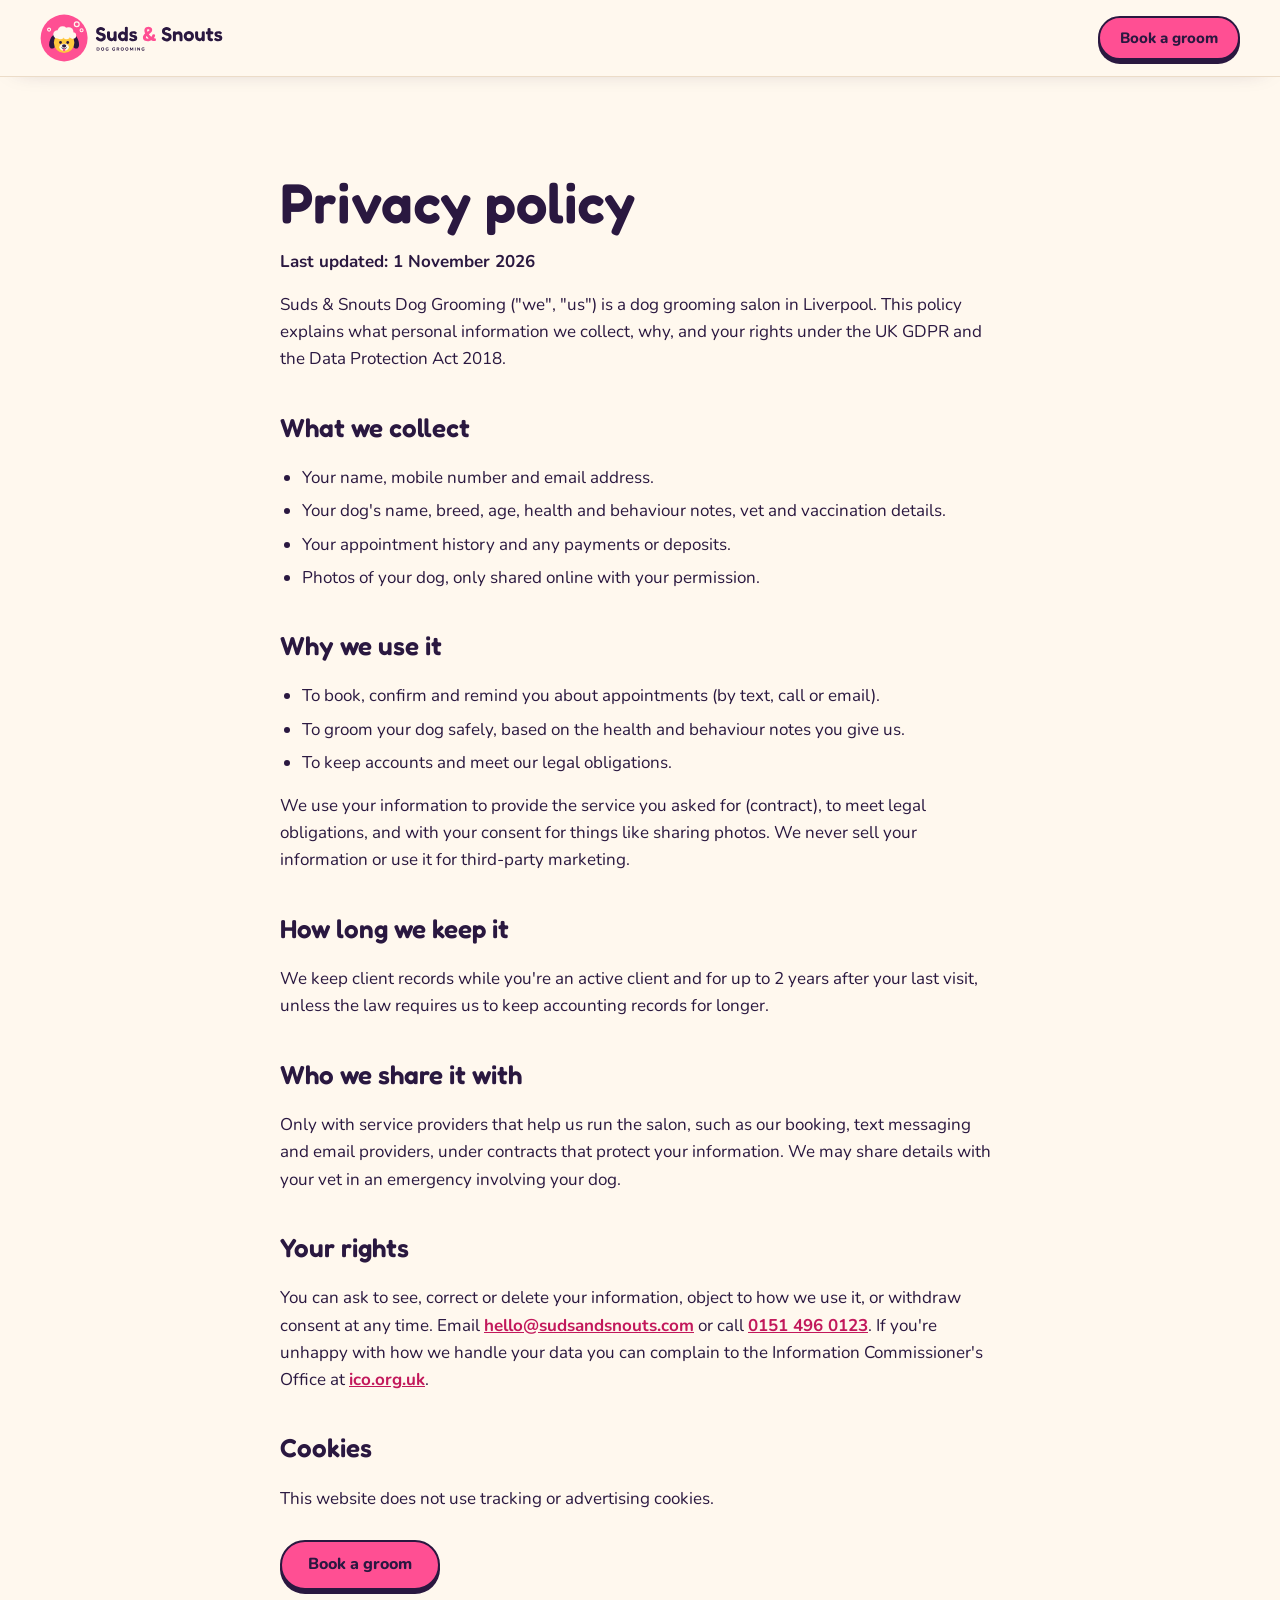
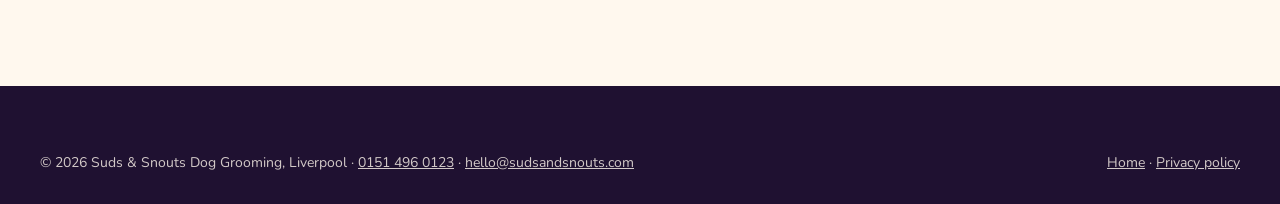
<file: privacy.html>
<!doctype html>
<html lang="en-GB">
<head>
  <meta charset="utf-8">
  <meta name="viewport" content="width=device-width, initial-scale=1">
  <meta name="theme-color" content="#fff8ee">
  <link rel="icon" href="favicon.ico" sizes="any">
  <link rel="icon" type="image/svg+xml" href="assets/brand/suds-snouts-mark.svg">
  <link rel="apple-touch-icon" href="assets/brand/apple-touch-icon.png">
  <link rel="stylesheet" href="css/styles.css">
  <title>Privacy Policy | Suds &amp; Snouts Dog Grooming, Liverpool</title>
  <meta name="description" content="How Suds &amp; Snouts Dog Grooming in Liverpool collects, uses and protects your personal information when you book a groom or contact us.">
  <link rel="canonical" href="https://lukebrennan.github.io/SudsAndSnouts/privacy.html">
</head>
<body>
  <header class="site-header is-scrolled">
    <div class="container header-row">
      <a class="header-logo" href="./" aria-label="Suds &amp; Snouts Dog Grooming, home"><img src="assets/brand/suds-snouts-logo-horizontal.svg" alt="Suds &amp; Snouts Dog Grooming" width="611" height="160"></a>
      <a class="btn btn-primary btn-sm" style="margin-left:auto" href="./#book">Book a groom</a>
    </div>
  </header>
  <main class="page">
    <div class="container prose">
      <h1>Privacy policy</h1>
      <p><strong>Last updated: 1 November 2026</strong></p>
      <p>Suds &amp; Snouts Dog Grooming ("we", "us") is a dog grooming salon in Liverpool. This policy explains what personal information we collect, why, and your rights under the UK GDPR and the Data Protection Act 2018.</p>
      <h2>What we collect</h2>
      <ul>
        <li>Your name, mobile number and email address.</li>
        <li>Your dog's name, breed, age, health and behaviour notes, vet and vaccination details.</li>
        <li>Your appointment history and any payments or deposits.</li>
        <li>Photos of your dog, only shared online with your permission.</li>
      </ul>
      <h2>Why we use it</h2>
      <ul>
        <li>To book, confirm and remind you about appointments (by text, call or email).</li>
        <li>To groom your dog safely, based on the health and behaviour notes you give us.</li>
        <li>To keep accounts and meet our legal obligations.</li>
      </ul>
      <p>We use your information to provide the service you asked for (contract), to meet legal obligations, and with your consent for things like sharing photos. We never sell your information or use it for third-party marketing.</p>
      <h2>How long we keep it</h2>
      <p>We keep client records while you're an active client and for up to 2 years after your last visit, unless the law requires us to keep accounting records for longer.</p>
      <h2>Who we share it with</h2>
      <p>Only with service providers that help us run the salon, such as our booking, text messaging and email providers, under contracts that protect your information. We may share details with your vet in an emergency involving your dog.</p>
      <h2>Your rights</h2>
      <p>You can ask to see, correct or delete your information, object to how we use it, or withdraw consent at any time. Email <a href="mailto:hello@sudsandsnouts.com">hello@sudsandsnouts.com</a> or call <a href="tel:+441514960123">0151 496 0123</a>. If you're unhappy with how we handle your data you can complain to the Information Commissioner's Office at <a href="https://ico.org.uk" rel="noopener">ico.org.uk</a>.</p>
      <h2>Cookies</h2>
      <p>This website does not use tracking or advertising cookies.</p>
      <p><a class="btn btn-primary" href="./#book" style="margin-top:12px">Book a groom</a></p>
    </div>
  </main>
  <footer class="site-footer">
    <div class="container footer-base" style="margin-top:0;border-top:0;padding-top:0">
      <p>© 2026 Suds &amp; Snouts Dog Grooming, Liverpool · <a href="tel:+441514960123">0151 496 0123</a> · <a href="mailto:hello@sudsandsnouts.com">hello@sudsandsnouts.com</a></p>
      <p><a href="./">Home</a> · <a href="privacy.html">Privacy policy</a></p>
    </div>
  </footer>
</body>
</html>
</file>
<file: css/styles.css>
/* Suds & Snouts Dog Grooming. Brand tokens from the brand kit. */

@font-face { font-family: "Fredoka"; src: url("../assets/fonts/fredoka/fredoka-latin-500-normal.woff2") format("woff2"); font-weight: 500; font-style: normal; font-display: swap; }
@font-face { font-family: "Fredoka"; src: url("../assets/fonts/fredoka/fredoka-latin-600-normal.woff2") format("woff2"); font-weight: 600; font-style: normal; font-display: swap; }
@font-face { font-family: "Fredoka"; src: url("../assets/fonts/fredoka/fredoka-latin-700-normal.woff2") format("woff2"); font-weight: 700; font-style: normal; font-display: swap; }
@font-face { font-family: "Nunito"; src: url("../assets/fonts/nunito/nunito-latin-400-normal.woff2") format("woff2"); font-weight: 400; font-style: normal; font-display: swap; }
@font-face { font-family: "Nunito"; src: url("../assets/fonts/nunito/nunito-latin-600-normal.woff2") format("woff2"); font-weight: 600; font-style: normal; font-display: swap; }
@font-face { font-family: "Nunito"; src: url("../assets/fonts/nunito/nunito-latin-700-normal.woff2") format("woff2"); font-weight: 700; font-style: normal; font-display: swap; }
@font-face { font-family: "Nunito"; src: url("../assets/fonts/nunito/nunito-latin-800-normal.woff2") format("woff2"); font-weight: 800; font-style: normal; font-display: swap; }

:root {
  --cream: #fff8ee;
  --cream-2: #fbefdf;
  --white: #ffffff;
  --line: #ecdcc8;
  --line-2: #d9c6b0;
  --ink: #2a1840;
  --ink-2: #4a3860;
  --muted: #6b5a7a;
  --pink: #ff4f93;
  --pink-hover: #f43f86;
  --pink-ink: #c2185b;
  --pink-soft: #ffe1ec;
  --teal: #13b5c8;
  --teal-ink: #0b6e7c;
  --teal-soft: #d9f5f8;
  --sunny: #ffc83d;
  --sunny-soft: #fff1c7;

  --pop: 0 4px 0 var(--ink);
  --pop-lg: 0 6px 0 var(--ink);
  --soft-shadow: 0 1px 2px rgba(42, 24, 64, .06), 0 12px 32px -12px rgba(42, 24, 64, .18);

  --r-sm: 12px; --r-md: 20px; --r-lg: 28px; --r-xl: 40px; --pill: 999px;

  --display: Fredoka, "Arial Rounded MT Bold", "Trebuchet MS", sans-serif;
  --body: Nunito, "Segoe UI", system-ui, -apple-system, sans-serif;
  --ease: cubic-bezier(0.23, 1, 0.32, 1);
  --spring: cubic-bezier(0.34, 1.4, 0.64, 1);
  --header-h: 76px;
  --gutter: 20px;
}

*, *::before, *::after { box-sizing: border-box; }
html { -webkit-text-size-adjust: 100%; scroll-padding-top: calc(var(--header-h) + 12px); }
@media (prefers-reduced-motion: no-preference) { html { scroll-behavior: smooth; } }
body { margin: 0; background: var(--cream); color: var(--ink); font-family: var(--body); font-size: 17px; line-height: 1.6; overflow-x: clip; -webkit-font-smoothing: antialiased; text-rendering: optimizeLegibility; }
img { display: block; max-width: 100%; height: auto; }
picture { display: contents; }
h1, h2, h3, p, ul, ol, dl, dd, figure, fieldset { margin: 0; }
ul, ol { padding: 0; list-style: none; }
a { color: inherit; }
button, input, textarea, select { font: inherit; color: inherit; }
::selection { background: var(--pink-soft); color: var(--ink); }

.container { width: min(1200px, 100% - var(--gutter) * 2); margin-inline: auto; }
.visually-hidden { position: absolute !important; width: 1px; height: 1px; padding: 0; margin: -1px; overflow: hidden; clip: rect(0 0 0 0); white-space: nowrap; border: 0; }
:focus-visible { outline: 3px solid var(--teal-ink); outline-offset: 3px; border-radius: 6px; }
.skip-link { position: absolute; left: 16px; top: -80px; z-index: 200; background: var(--white); padding: 10px 18px; border-radius: var(--pill); border: 2px solid var(--ink); font-weight: 800; text-decoration: none; }
.skip-link:focus { top: 12px; }

/* Type */
.eyebrow { display: inline-flex; align-items: center; gap: 10px; font-size: 13px; line-height: 1; font-weight: 800; letter-spacing: .14em; text-transform: uppercase; color: var(--teal-ink); }
.eyebrow::before { content: ""; width: 22px; height: 3px; border-radius: 3px; background: currentColor; }
.eyebrow-light { color: var(--sunny); }
.h2 { font-family: var(--display); font-weight: 600; font-size: clamp(32px, 4.2vw, 50px); line-height: 1.06; letter-spacing: -.01em; text-wrap: balance; }
.h3 { font-family: var(--display); font-weight: 600; font-size: 26px; line-height: 1.15; }
.lead { font-size: clamp(17px, 1.5vw, 19px); line-height: 1.6; color: var(--muted); max-width: 58ch; }
.small { font-size: 14px; line-height: 1.5; }
.muted { color: var(--muted); font-weight: 400; }
.text-link { color: var(--pink-ink); font-weight: 800; text-decoration: underline; text-decoration-thickness: 2px; text-underline-offset: 3px; }
.text-link:hover { text-decoration-thickness: 3px; }
.text-link-light { color: var(--white); }

/* Icons: Phosphor bold SVGs as masks so they take the text colour */
.icon { display: inline-block; flex: none; width: 1.25em; height: 1.25em; background-color: currentColor; -webkit-mask: var(--i) center / contain no-repeat; mask: var(--i) center / contain no-repeat; }
.icon-heart { --i: url("../assets/icons/phosphor-bold/heart-bold.svg"); }
.icon-door { --i: url("../assets/icons/phosphor-bold/door-open-bold.svg"); }
.icon-timer { --i: url("../assets/icons/phosphor-bold/timer-bold.svg"); }
.icon-calendar { --i: url("../assets/icons/phosphor-bold/calendar-check-bold.svg"); }
.icon-bell { --i: url("../assets/icons/phosphor-bold/bell-bold.svg"); }
.icon-chat { --i: url("../assets/icons/phosphor-bold/chat-circle-dots-bold.svg"); }
.icon-plus { --i: url("../assets/icons/phosphor-bold/plus-bold.svg"); }
.icon-pin { --i: url("../assets/icons/phosphor-bold/map-pin-bold.svg"); }
.icon-phone { --i: url("../assets/icons/phosphor-bold/phone-bold.svg"); }
.icon-mail { --i: url("../assets/icons/phosphor-bold/envelope-simple-bold.svg"); }
.icon-list { --i: url("../assets/icons/phosphor-bold/list-bold.svg"); }
.icon-x { --i: url("../assets/icons/phosphor-bold/x-bold.svg"); }
.icon-clock { --i: url("../assets/icons/phosphor-bold/clock-bold.svg"); }
.icon-check { --i: url("../assets/icons/phosphor-bold/check-bold.svg"); }
.icon-arrow { --i: url("../assets/icons/phosphor-bold/arrow-right-bold.svg"); }
.icon-paw { --i: url("../assets/icons/phosphor-bold/paw-print-bold.svg"); }
.icon-scissors { --i: url("../assets/icons/phosphor-bold/scissors-bold.svg"); }
.icon-star { --i: url("../assets/icons/phosphor-bold/star-bold.svg"); }
.icon-caret-left { --i: url("../assets/icons/phosphor-bold/caret-left-bold.svg"); }
.icon-caret-right { --i: url("../assets/icons/phosphor-bold/caret-right-bold.svg"); }
.icon-instagram { --i: url("../assets/icons/phosphor-bold/instagram-logo-bold.svg"); }
.icon-facebook { --i: url("../assets/icons/phosphor-bold/facebook-logo-bold.svg"); }
.icon-tiktok { --i: url("../assets/icons/phosphor-bold/tiktok-logo-bold.svg"); }

/* Buttons */
.btn { display: inline-flex; align-items: center; justify-content: center; gap: 10px; min-height: 50px; padding: 13px 26px; border-radius: var(--pill); border: 2px solid var(--ink); font-family: var(--body); font-size: 16px; line-height: 1.2; font-weight: 800; color: var(--ink); text-decoration: none; white-space: nowrap; cursor: pointer; background: var(--white); transition: transform 160ms var(--ease), box-shadow 160ms var(--ease), background-color 160ms var(--ease), border-color 160ms var(--ease); }
.btn .icon { width: 18px; height: 18px; }
.btn-primary { background: var(--pink); box-shadow: var(--pop); }
.btn-primary:hover { background: var(--pink-hover); transform: translateY(-2px); box-shadow: var(--pop-lg); }
.btn-primary:active { transform: translateY(4px); box-shadow: 0 0 0 var(--ink); }
.btn-secondary { background: var(--white); border-color: var(--ink); }
.btn-secondary:hover { background: var(--cream-2); transform: translateY(-2px); }
.btn-ink { background: var(--ink); color: var(--white); border-color: var(--ink); }
.btn-ink:hover { background: #3b2556; transform: translateY(-2px); }
.btn-outline-light { background: transparent; color: var(--white); border-color: rgba(255,255,255,.7); }
.btn-outline-light:hover { border-color: var(--white); background: rgba(255,255,255,.08); transform: translateY(-2px); }
.btn-lg { min-height: 58px; padding: 16px 30px; font-size: 17px; }
.btn-sm { min-height: 44px; padding: 10px 20px; font-size: 15px; }
.btn-row { display: flex; flex-wrap: wrap; gap: 14px; align-items: center; }
@media (prefers-reduced-motion: reduce) { .btn:hover, .btn:active { transform: none; } }

/* Header */
.site-header { position: sticky; top: 0; z-index: 60; background: rgba(255, 248, 238, .92); -webkit-backdrop-filter: saturate(1.4) blur(12px); backdrop-filter: saturate(1.4) blur(12px); border-bottom: 1px solid transparent; transition: border-color 200ms var(--ease), box-shadow 200ms var(--ease); }
.site-header.is-scrolled { border-bottom-color: var(--line); box-shadow: 0 6px 24px -18px rgba(42,24,64,.4); }
.header-row { display: flex; align-items: center; gap: 22px; height: var(--header-h); }
.header-logo { flex: none; display: block; border-radius: 8px; }
.header-logo img { width: 184px; }
.primary-nav { margin-left: auto; }
.primary-nav ul { display: flex; gap: 4px; }
.primary-nav a { display: block; font-weight: 700; font-size: 16px; text-decoration: none; padding: 8px 14px; border-radius: var(--pill); transition: background-color 150ms var(--ease), color 150ms var(--ease); }
.primary-nav a:hover { background: var(--cream-2); }
.primary-nav a.is-active { background: var(--pink-soft); color: var(--pink-ink); }
.header-call { display: inline-flex; align-items: center; gap: 8px; font-weight: 800; text-decoration: none; padding: 8px 4px; white-space: nowrap; }
.header-call .icon { width: 18px; height: 18px; color: var(--pink-ink); }
.header-call:hover span:last-child { text-decoration: underline; text-underline-offset: 3px; }
.menu-toggle { display: none; width: 48px; height: 48px; border-radius: var(--pill); border: 2px solid var(--ink); background: var(--white); align-items: center; justify-content: center; cursor: pointer; }
.menu-toggle .icon { width: 22px; height: 22px; }
.menu-toggle[aria-expanded="true"] .icon { --i: url("../assets/icons/phosphor-bold/x-bold.svg"); }
.mobile-menu { background: var(--cream); border-top: 1px solid var(--line); max-height: calc(100vh - var(--header-h)); overflow-y: auto; }
.mobile-menu ul { padding: 12px 0 24px; display: grid; }
.mobile-menu a:not(.btn) { display: block; padding: 12px 0; font-family: var(--display); font-weight: 600; font-size: 24px; line-height: 1.2; text-decoration: none; border-bottom: 1px solid var(--line); }
.mobile-menu-actions { display: grid; grid-template-columns: 1fr 1fr; gap: 12px; margin-top: 18px; }
.mobile-menu-actions .btn { padding-inline: 12px; }

/* Sections */
.section { padding-block: clamp(64px, 9vw, 112px); }
.section-head { display: grid; gap: 14px; margin-bottom: clamp(32px, 4vw, 52px); max-width: 760px; }
.section-head-split { max-width: none; grid-template-columns: 1fr; align-items: end; }
@media (min-width: 900px) { .section-head-split { grid-template-columns: 1.1fr 1fr; gap: 48px; } .section-head-split > div { display: grid; gap: 14px; } }

/* Hero */
.hero { position: relative; padding-block: clamp(28px, 5vw, 64px) clamp(56px, 7vw, 96px); overflow: hidden; }
.hero::before { content: ""; position: absolute; right: -12vw; top: -18vw; width: 62vw; height: 62vw; max-width: 900px; max-height: 900px; border-radius: 50%; background: var(--pink-soft); z-index: -1; }
.hero-grid { display: grid; grid-template-columns: 1fr; gap: 48px; align-items: center; }
.hero-copy { display: grid; gap: 22px; justify-items: start; }
.open-status { display: inline-flex; align-items: center; gap: 8px; font-size: 15px; font-weight: 700; color: var(--muted); }
.open-status .icon { width: 18px; height: 18px; color: var(--ink); }
.open-status.is-open { color: #146c3a; }
.open-status.is-open .icon { color: #146c3a; }

.hero-title { font-family: var(--display); font-weight: 600; font-size: clamp(44px, 6.4vw, 84px); line-height: .98; letter-spacing: -.02em; text-wrap: balance; max-width: 13ch; }
.hl { position: relative; white-space: nowrap; color: var(--pink-ink); }
.hl::after { content: ""; position: absolute; left: -2%; right: -2%; bottom: .02em; height: .2em; background: var(--sunny); border-radius: 99px; z-index: -1; transform: rotate(-1.5deg); }
.hero-lead { font-size: clamp(18px, 1.6vw, 20px); line-height: 1.6; color: var(--ink-2); max-width: 46ch; }
.hero-copy .btn-row { margin-top: 6px; }
.hero-points { display: flex; flex-wrap: wrap; gap: 10px 22px; margin-top: 4px; font-weight: 700; font-size: 15px; }
.hero-points li { display: inline-flex; align-items: center; gap: 8px; }
.hero-points .icon { width: 18px; height: 18px; color: var(--teal-ink); }

.hero-media { position: relative; width: min(100%, 560px); margin-inline: auto; aspect-ratio: 1 / 1.08; }
.hero-photo { position: absolute; overflow: hidden; background: var(--pink-soft); }
.hero-photo img { width: 100%; height: 100%; object-fit: cover; }
.hero-photo-main { left: 4%; top: 0; width: 72%; height: 92%; border-radius: 200px 200px var(--r-xl) var(--r-xl); border: 3px solid var(--ink); box-shadow: 10px 10px 0 var(--pink); }
.hero-photo-main img { object-position: 50% 30%; }
.hero-photo-small { right: 0; bottom: 4%; width: 40%; aspect-ratio: 4 / 5; border-radius: var(--r-lg); border: 6px solid var(--white); box-shadow: var(--soft-shadow); transform: rotate(4deg); }
.hero-sticker { position: absolute; right: 3%; top: 8%; width: 118px; height: 118px; border-radius: 50%; background: var(--sunny); border: 3px solid var(--ink); display: grid; place-content: center; text-align: center; transform: rotate(10deg); line-height: 1.1; box-shadow: var(--pop); }
.hero-sticker span { font-weight: 800; font-size: 13px; text-transform: uppercase; letter-spacing: .06em; }
.hero-sticker strong { font-family: var(--display); font-weight: 600; font-size: 24px; }
.hero-card { position: absolute; left: -2%; bottom: 0; max-width: 270px; display: flex; gap: 12px; align-items: flex-start; padding: 14px 16px; background: var(--white); border-radius: var(--r-md); box-shadow: var(--soft-shadow); font-size: 14px; line-height: 1.45; }
.hero-card .icon { width: 22px; height: 22px; color: var(--teal-ink); margin-top: 1px; }

.hero-card strong { display: block; font-size: 15px; }
@media (min-width: 900px) {
  .hero-grid { grid-template-columns: 1.02fr 1fr; gap: 56px; min-height: min(calc(92vh - var(--header-h)), 720px); }
}

/* Promise */
.promise-grid { display: grid; gap: 48px; align-items: center; }
.promise-photo { position: relative; max-width: 480px; }
.promise-photo img { border-radius: var(--r-xl); aspect-ratio: 4 / 4.4; object-fit: cover; width: 100%; }
.promise-tag { position: absolute; right: -14px; bottom: 28px; display: flex; align-items: center; gap: 10px; background: var(--white); border: 2px solid var(--ink); border-radius: var(--pill); padding: 10px 18px 10px 10px; font-weight: 800; font-size: 15px; box-shadow: var(--pop); }
.promise-tag strong { display: grid; place-items: center; width: 34px; height: 34px; border-radius: 50%; background: var(--pink); font-family: var(--display); font-size: 20px; }
.promise-copy { display: grid; gap: 18px; }
.promise-points { display: grid; gap: 22px; margin-top: 14px; }
.promise-points li { display: grid; grid-template-columns: 32px 1fr; gap: 16px; align-items: start; }
.promise-points h3 { font-family: var(--display); font-weight: 600; font-size: 21px; line-height: 1.2; margin-bottom: 4px; }
.promise-points p { color: var(--muted); }
.pp-icon { display: block; padding-top: 2px; }
.pp-icon .icon { width: 28px; height: 28px; }
.pp-pink { color: var(--pink-ink); }
.pp-teal { color: var(--teal-ink); }
.pp-sunny { color: #8a5a00; }
@media (min-width: 900px) { .promise-grid { grid-template-columns: .9fr 1fr; gap: 80px; } }

/* Services */
.services { background: var(--white); border-block: 1px solid var(--line); }
.service-grid { display: grid; gap: 22px; grid-template-columns: 1fr; }
@media (min-width: 640px) { .service-grid { grid-template-columns: repeat(2, 1fr); } }
@media (min-width: 1000px) { .service-grid { grid-template-columns: repeat(3, 1fr); } }
.service-card { position: relative; display: flex; flex-direction: column; background: var(--cream); border: 1px solid var(--line); border-radius: var(--r-lg); overflow: hidden; transition: transform 220ms var(--ease), box-shadow 220ms var(--ease); scroll-margin-top: calc(var(--header-h) + 16px); }
.service-card:hover { transform: translateY(-4px); box-shadow: var(--soft-shadow); }
.service-photo { aspect-ratio: 16 / 10; overflow: hidden; background: var(--pink-soft); }
.service-photo img { width: 100%; height: 100%; object-fit: cover; transition: transform 500ms var(--ease); }
.service-card:hover .service-photo img { transform: scale(1.04); }
#service-full-groom .service-photo img { object-position: 50% 40%; }
#service-mini-groom .service-photo img { object-position: 50% 25%; }
#service-hand-stripping .service-photo img { object-position: 60% 30%; }
.service-body { display: flex; flex-direction: column; gap: 10px; padding: 22px 24px 24px; flex: 1; }
.service-top { display: flex; align-items: baseline; justify-content: space-between; gap: 12px; }
.service-top h3 { font-family: var(--display); font-weight: 600; font-size: 25px; line-height: 1.1; }
.price { font-family: var(--display); font-weight: 600; font-size: 25px; color: var(--pink-ink); white-space: nowrap; }
.price .from { font-family: var(--body); font-size: 14px; font-weight: 700; color: var(--muted); }
.service-for { font-size: 13px; font-weight: 800; text-transform: uppercase; letter-spacing: .1em; color: var(--teal-ink); }
.ticks { display: grid; gap: 6px; margin-top: 4px; }
.ticks li { position: relative; padding-left: 28px; font-size: 16px; line-height: 1.45; }

.ticks li::after { content: ""; position: absolute; left: 0; top: 4px; width: 15px; height: 15px; background: var(--pink-ink); -webkit-mask: url("../assets/icons/phosphor-bold/check-bold.svg") center / contain no-repeat; mask: url("../assets/icons/phosphor-bold/check-bold.svg") center / contain no-repeat; }
.duration { display: flex; align-items: center; gap: 8px; margin-top: auto; padding-top: 14px; border-top: 1px dashed var(--line-2); font-size: 15px; font-weight: 700; color: var(--muted); }
.duration .icon { width: 18px; height: 18px; }
.service-card-featured { border: 2px solid var(--ink); box-shadow: var(--pop); background: var(--white); }
.service-card-featured:hover { box-shadow: var(--pop-lg); }
.ribbon { position: absolute; z-index: 2; top: 16px; left: 16px; background: var(--sunny); border: 2px solid var(--ink); border-radius: var(--pill); padding: 5px 14px; font-size: 13px; font-weight: 800; letter-spacing: .06em; text-transform: uppercase; }
.service-help { background: var(--ink); color: var(--cream); border-color: var(--ink); padding: 32px 28px; gap: 14px; justify-content: center; }
.service-help:hover { transform: none; box-shadow: none; }
.service-help h3 { font-family: var(--display); font-weight: 600; font-size: 30px; line-height: 1.1; }
.service-help p { color: rgba(255, 248, 238, .82); }
.help-paw { width: 48px; height: 48px; color: var(--pink); }
.help-actions { display: flex; flex-wrap: wrap; align-items: center; gap: 12px 18px; margin-top: 8px; }
.service-help .btn-ink { background: var(--pink); color: var(--ink); border-color: var(--pink); }
.service-help .btn-ink:hover { background: var(--pink-hover); }

/* Prices */
.price-layout { display: grid; gap: 22px; }
@media (min-width: 1000px) { .price-layout { grid-template-columns: 1.55fr 1fr; align-items: start; } }
.price-card, .extras-card { background: var(--white); border: 1px solid var(--line); border-radius: var(--r-lg); padding: clamp(18px, 2.4vw, 30px); }
.table-scroll { overflow-x: auto; border-radius: var(--r-md); }
.price-table { width: 100%; min-width: 560px; border-collapse: separate; border-spacing: 0; font-size: 17px; }
.price-table th, .price-table td { padding: 15px 14px; text-align: left; }
.price-table thead th { font-size: 14px; font-weight: 800; color: var(--ink); border-bottom: 2px solid var(--ink); vertical-align: bottom; }
.price-table thead th span { display: block; font-weight: 600; font-size: 13px; color: var(--muted); }
.price-table tbody th { font-family: var(--display); font-weight: 600; font-size: 19px; }
.price-table tbody td { font-family: var(--display); font-weight: 500; font-size: 19px; color: var(--pink-ink); white-space: nowrap; }
.price-table tbody tr + tr > * { border-top: 1px solid var(--line); }
.price-table .row-featured > * { background: var(--pink-soft); border-top-color: transparent; }
.price-table .row-featured th { border-radius: 14px 0 0 14px; }
.price-table .row-featured td:last-child { border-radius: 0 14px 14px 0; }
.price-table .row-featured + tr > * { border-top-color: transparent; }
.size-examples { margin-top: 18px; font-size: 15px; color: var(--muted); }
.size-examples strong { color: var(--ink); }
.extras-card { display: grid; gap: 18px; background: var(--teal-soft); border-color: transparent; }
.extras-list { display: grid; gap: 12px; }
.extras-list li { display: flex; align-items: baseline; gap: 10px; font-weight: 700; }
.extras-list .dots { flex: 1; border-bottom: 2px dotted rgba(11,110,124,.35); transform: translateY(-4px); min-width: 16px; }
.extras-list strong { font-family: var(--display); font-weight: 600; color: var(--teal-ink); white-space: nowrap; }
.walkin { display: flex; gap: 14px; align-items: flex-start; padding: 16px; border-radius: var(--r-md); background: var(--white); font-size: 15px; line-height: 1.5; }
.walkin .icon { width: 24px; height: 24px; color: var(--pink-ink); margin-top: 2px; }

/* Suds Club */
.club { background: var(--pink); color: var(--ink); position: relative; overflow: hidden; padding-block: clamp(56px, 8vw, 96px); }
.club::before, .club::after { content: ""; position: absolute; border-radius: 50%; border: 14px solid rgba(255,255,255,.28); pointer-events: none; }
.club::before { width: 360px; height: 360px; right: -90px; top: -120px; }
.club::after { width: 120px; height: 120px; right: 22%; bottom: -50px; border-width: 10px; }
.club-inner { position: relative; display: grid; gap: 36px; }
.club .eyebrow { color: var(--ink); }
.club-copy { display: grid; gap: 16px; max-width: 640px; }
.club-copy p:last-child { font-size: 18px; font-weight: 600; max-width: 52ch; }
.club-perks { display: grid; grid-template-columns: repeat(3, 1fr); gap: 12px; }
.club-perks li { background: var(--white); border: 2px solid var(--ink); border-radius: var(--r-md); padding: 18px 16px; box-shadow: var(--pop); display: grid; gap: 2px; }
.club-perks strong { font-family: var(--display); font-weight: 600; font-size: clamp(30px, 4vw, 44px); line-height: 1; }
.club-perks span { font-size: 14px; font-weight: 700; color: var(--ink-2); }
.club-note { display: flex; align-items: center; gap: 10px; font-weight: 700; }
.club-note .icon { width: 22px; height: 22px; }
@media (min-width: 1000px) {
  .club-inner { grid-template-columns: 1.2fr 1fr; align-items: center; column-gap: 64px; }
  .club-note { grid-column: 1 / -1; }
}

/* Quiet hour */
.quiet-grid { display: grid; gap: 48px; align-items: center; }
.quiet-copy { display: grid; gap: 18px; justify-items: start; }
.quiet-list { display: grid; gap: 12px; margin-block: 6px 8px; }
.quiet-list li { display: flex; gap: 12px; align-items: flex-start; font-weight: 600; }
.quiet-list .icon { width: 22px; height: 22px; color: var(--teal-ink); margin-top: 2px; }
.quiet-photo { position: relative; }
.quiet-photo img { width: 100%; aspect-ratio: 5 / 4.4; object-fit: cover; object-position: 35% 30%; border-radius: var(--r-xl) var(--r-xl) var(--r-xl) 160px; }
.quiet-tag { position: absolute; right: 20px; top: 20px; display: inline-flex; align-items: center; gap: 8px; padding: 10px 16px; border-radius: var(--pill); background: var(--ink); color: var(--cream); font-weight: 800; font-size: 14px; }
.quiet-tag .icon { width: 18px; height: 18px; color: var(--sunny); }
@media (min-width: 900px) { .quiet-grid { grid-template-columns: 1fr 1fr; gap: 80px; } }

/* Visit steps */
.your-visit { background: var(--sunny-soft); }
.steps { display: grid; gap: 14px; counter-reset: s; }
@media (min-width: 640px) { .steps { grid-template-columns: repeat(2, 1fr); } }
@media (min-width: 1000px) { .steps { grid-template-columns: repeat(4, 1fr); } }
.step { position: relative; display: grid; gap: 10px; align-content: start; padding: 24px 22px; background: var(--white); border-radius: var(--r-md); border: 1px solid rgba(42,24,64,.08); }
.step-num { display: grid; place-items: center; width: 44px; height: 44px; border-radius: 50%; border: 2px solid var(--ink); background: var(--sunny); font-family: var(--display); font-weight: 600; font-size: 20px; }
.step h3 { font-family: var(--display); font-weight: 600; font-size: 21px; line-height: 1.2; }
.step p { font-size: 15px; color: var(--muted); }
.step-pink { background: var(--pink); border-color: var(--ink); }
.step-pink .step-num { background: var(--white); }
.step-pink p { color: var(--ink); }

/* Breeds */
.breed-grid { display: grid; grid-template-columns: repeat(2, 1fr); gap: 16px; }
@media (min-width: 1000px) { .breed-grid { grid-template-columns: repeat(4, 1fr); gap: 22px; } }
.breed-card { display: grid; gap: 8px; align-content: start; }
.breed-photo { aspect-ratio: 4 / 5; border-radius: var(--r-lg); overflow: hidden; margin-bottom: 8px; background: var(--pink-soft); }
.breed-photo img { width: 100%; height: 100%; object-fit: cover; transition: transform 500ms var(--ease); }
.breed-card:hover .breed-photo img { transform: scale(1.04); }
.breed-card h3 { font-family: var(--display); font-weight: 600; font-size: 21px; line-height: 1.2; }
.breed-card p { font-size: 15px; color: var(--muted); }
.breed-more { margin-top: 32px; padding: 18px 22px; border-radius: var(--r-md); background: var(--white); border: 1px solid var(--line); font-size: 16px; }

/* Booking */
.book { background: var(--white); border-block: 1px solid var(--line); }
.book-layout { display: grid; gap: 28px; align-items: start; }
@media (min-width: 1000px) { .book-layout { grid-template-columns: 1fr 360px; gap: 40px; } .book-summary { position: sticky; top: calc(var(--header-h) + 20px); } }
.book-form { display: grid; gap: 22px; min-width: 0; }
.book-step { border: 1px solid var(--line); border-radius: var(--r-lg); padding: clamp(20px, 3vw, 32px); background: var(--cream); min-width: 0; display: grid; gap: 16px; }
.book-step legend { float: left; width: 100%; display: flex; align-items: center; gap: 12px; padding: 0; margin-bottom: 6px; font-family: var(--display); font-weight: 600; font-size: 24px; line-height: 1.2; }
.book-step legend + * { clear: both; }
.legend-num { display: grid; place-items: center; width: 36px; height: 36px; border-radius: 50%; background: var(--ink); color: var(--cream); font-size: 18px; flex: none; }
.field-label { font-weight: 800; font-size: 15px; margin-top: 6px; }

.choice-grid { display: grid; gap: 10px; grid-template-columns: repeat(auto-fill, minmax(190px, 1fr)); }
.choice { position: relative; cursor: pointer; }
.choice input, .seg input, .date-chip input, .time-chip input { position: absolute; opacity: 0; width: 1px; height: 1px; }
.choice-box { display: grid; gap: 2px; height: 100%; padding: 14px 16px; border: 2px solid var(--line-2); border-radius: var(--r-md); background: var(--white); transition: border-color 150ms var(--ease), background-color 150ms var(--ease), box-shadow 150ms var(--ease); }
.choice-name { font-weight: 800; }
.choice-meta { font-size: 13px; color: var(--muted); }
.choice:hover .choice-box { border-color: var(--ink); }
.choice input:checked + .choice-box { border-color: var(--ink); background: var(--pink-soft); box-shadow: var(--pop); }
.choice input:focus-visible + .choice-box, .seg input:focus-visible + span, .date-chip input:focus-visible + span, .time-chip input:focus-visible + span { outline: 3px solid var(--teal-ink); outline-offset: 2px; }

.seg { display: grid; grid-template-columns: repeat(4, 1fr); gap: 6px; padding: 6px; background: var(--white); border: 1px solid var(--line); border-radius: var(--r-md); }
.seg label { cursor: pointer; }
.seg span { display: grid; place-items: center; text-align: center; padding: 10px 6px; border-radius: 14px; font-weight: 800; font-size: 15px; line-height: 1.2; transition: background-color 150ms var(--ease); }
.seg small { font-weight: 600; font-size: 12px; color: var(--muted); }
.seg label:hover span { background: var(--cream-2); }
.seg input:checked + span { background: var(--ink); color: var(--cream); }
.seg input:checked + span small { color: rgba(255,248,238,.75); }

.addons { border: 1px dashed var(--line-2); border-radius: var(--r-md); background: var(--white); }
.addons summary { list-style: none; display: flex; align-items: center; gap: 8px; padding: 14px 16px; font-weight: 800; cursor: pointer; }
.addons summary::-webkit-details-marker { display: none; }
.addons summary .icon { margin-left: auto; width: 18px; height: 18px; transition: transform 200ms var(--ease); }
.addons[open] summary .icon { transform: rotate(45deg); }
.addon-checks { display: grid; gap: 4px; padding: 0 16px 14px; }
@media (min-width: 640px) { .addon-checks { grid-template-columns: 1fr 1fr; } }

.check { display: flex; gap: 12px; align-items: flex-start; cursor: pointer; font-size: 15px; line-height: 1.45; padding: 6px 0; }
.check input { flex: none; appearance: none; -webkit-appearance: none; width: 22px; height: 22px; margin: 0; border: 2px solid var(--ink); border-radius: 7px; background: var(--white); display: grid; place-items: center; cursor: pointer; transition: background-color 150ms var(--ease); }
.check input::after { content: ""; width: 12px; height: 12px; background: var(--white); -webkit-mask: url("../assets/icons/phosphor-bold/check-bold.svg") center / contain no-repeat; mask: url("../assets/icons/phosphor-bold/check-bold.svg") center / contain no-repeat; transform: scale(0); transition: transform 150ms var(--spring); }
.check input:checked { background: var(--pink-ink); border-color: var(--pink-ink); }
.check input:checked::after { transform: scale(1); }
.check strong { font-weight: 800; }
.check-quiet { padding: 12px 14px; border-radius: var(--r-md); background: var(--teal-soft); }

.date-nav { display: flex; justify-content: space-between; align-items: center; gap: 12px; }
.date-nav-btns { display: flex; gap: 8px; }
.round-btn { display: grid; place-items: center; width: 40px; height: 40px; border-radius: 50%; border: 2px solid var(--ink); background: var(--white); cursor: pointer; }
.round-btn:disabled { opacity: .3; cursor: default; }
.round-btn .icon { width: 18px; height: 18px; }
.date-strip { display: grid; grid-template-columns: repeat(auto-fill, minmax(76px, 1fr)); gap: 8px; }
.date-chip { cursor: pointer; }
.date-chip span { display: grid; justify-items: center; gap: 0; padding: 10px 4px; border: 2px solid var(--line-2); border-radius: var(--r-md); background: var(--white); line-height: 1.2; transition: border-color 150ms var(--ease), background-color 150ms var(--ease); }
.date-chip b { font-size: 12px; font-weight: 800; text-transform: uppercase; letter-spacing: .08em; color: var(--muted); }
.date-chip strong { font-family: var(--display); font-weight: 600; font-size: 26px; }
.date-chip i { font-style: normal; font-size: 12px; font-weight: 700; color: var(--muted); }
.date-chip:hover span { border-color: var(--ink); }
.date-chip input:checked + span { border-color: var(--ink); background: var(--ink); color: var(--cream); }
.date-chip input:checked + span b, .date-chip input:checked + span i { color: rgba(255,248,238,.75); }
.date-chip.has-quiet span { position: relative; }
.date-chip.has-quiet span::after { content: ""; position: absolute; top: 6px; right: 6px; width: 8px; height: 8px; border-radius: 50%; background: var(--teal); }
.time-grid { display: grid; grid-template-columns: repeat(auto-fill, minmax(112px, 1fr)); gap: 8px; }
.time-chip { cursor: pointer; }
.time-chip span { display: grid; justify-items: center; padding: 11px 6px; border: 2px solid var(--line-2); border-radius: var(--pill); background: var(--white); font-weight: 800; line-height: 1.2; transition: border-color 150ms var(--ease), background-color 150ms var(--ease); }
.time-chip small { font-size: 11px; font-weight: 800; color: var(--teal-ink); text-transform: uppercase; letter-spacing: .06em; }
.time-chip:hover span { border-color: var(--ink); }
.time-chip input:checked + span { background: var(--pink); border-color: var(--ink); box-shadow: 0 3px 0 var(--ink); }
.time-chip input:checked + span small { color: var(--ink); }
.time-chip.is-taken { cursor: not-allowed; }
.time-chip.is-taken span { border-style: dashed; color: var(--line-2); text-decoration: line-through; background: transparent; }
.time-chip.is-taken:hover span { border-color: var(--line-2); }
.noscript-note { color: var(--muted); }

.field-grid { display: grid; gap: 16px; }
@media (min-width: 640px) { .field-grid { grid-template-columns: 1fr 1fr; } .field-full { grid-column: 1 / -1; } }
.field { display: grid; gap: 6px; }
.field label { font-weight: 800; font-size: 15px; }
.field input, .field textarea { width: 100%; padding: 13px 16px; border: 2px solid var(--line-2); border-radius: 14px; background: var(--white); font-size: 16px; line-height: 1.4; transition: border-color 150ms var(--ease), box-shadow 150ms var(--ease); }
.field textarea { resize: vertical; min-height: 96px; }
.field input:hover, .field textarea:hover { border-color: var(--muted); }
.field input:focus, .field textarea:focus { outline: none; border-color: var(--ink); box-shadow: 0 0 0 4px var(--pink-soft); }
.field input[aria-invalid="true"] { border-color: #d0312d; }
.field-error { color: #b42318; font-size: 14px; font-weight: 700; }
.book-submit { display: grid; gap: 12px; justify-items: start; }

.summary-card { background: var(--ink); color: var(--cream); border-radius: var(--r-lg); padding: 26px; display: grid; gap: 18px; }
.summary-title { font-family: var(--display); font-weight: 600; font-size: 24px; }
.summary-list { display: grid; gap: 10px; }
.summary-list div { display: flex; justify-content: space-between; gap: 16px; padding-bottom: 10px; border-bottom: 1px solid rgba(255,248,238,.14); font-size: 15px; }
.summary-list dt { color: rgba(255,248,238,.65); font-weight: 600; flex: none; }
.summary-list dd { font-weight: 800; text-align: right; }
.summary-total { display: flex; justify-content: space-between; align-items: baseline; gap: 12px; }
.summary-total span { font-weight: 700; }
.summary-total strong { font-family: var(--display); font-weight: 600; font-size: 40px; color: var(--pink); line-height: 1; }
.summary-note { font-size: 13px; line-height: 1.5; color: rgba(255,248,238,.65); }
.summary-perks { display: grid; gap: 10px; margin-top: 18px; padding: 0 6px; }
.summary-perks li { display: flex; gap: 10px; align-items: center; font-size: 15px; font-weight: 700; }
.summary-perks .icon { width: 20px; height: 20px; color: var(--pink-ink); }

.book-success { margin-top: 8px; }
.book-success:focus { outline: none; }
.success-card { max-width: 640px; margin-inline: auto; text-align: center; display: grid; gap: 16px; justify-items: center; padding: clamp(28px, 5vw, 52px); border-radius: var(--r-xl); background: var(--cream); border: 2px solid var(--ink); box-shadow: var(--pop-lg); }
.success-icon { display: grid; place-items: center; width: 72px; height: 72px; border-radius: 50%; background: var(--pink); border: 3px solid var(--ink); }
.success-icon .icon { width: 34px; height: 34px; }
.success-card .summary-list { width: 100%; text-align: left; margin-block: 6px; }
.success-card .summary-list div { border-bottom-color: var(--line); }
.success-card .summary-list dt { color: var(--muted); }
.success-card .btn-row { justify-content: center; }

/* Policies */
.policy-grid { display: grid; gap: 14px; }
@media (min-width: 640px) { .policy-grid { grid-template-columns: repeat(2, 1fr); } }
@media (min-width: 1000px) { .policy-grid { grid-template-columns: repeat(3, 1fr); } }
.policy { padding: 22px 24px; border-radius: var(--r-md); border: 1px solid var(--line); background: var(--white); }
.policy h3 { font-family: var(--display); font-weight: 600; font-size: 20px; margin-bottom: 6px; }
.policy p { font-size: 15px; color: var(--muted); }

/* FAQ */
.faq { background: var(--pink-soft); }
.faq-grid { display: grid; gap: 36px; }
.faq-head { display: grid; gap: 14px; align-content: start; }
@media (min-width: 1000px) { .faq-grid { grid-template-columns: .8fr 1.2fr; gap: 64px; } .faq-head { position: sticky; top: calc(var(--header-h) + 24px); } }
.faq-list { display: grid; gap: 10px; }
.faq-item { background: var(--white); border-radius: var(--r-md); border: 1px solid rgba(42,24,64,.08); }
.faq-item summary { list-style: none; display: flex; align-items: center; justify-content: space-between; gap: 16px; padding: 20px 22px; cursor: pointer; }
.faq-item summary::-webkit-details-marker { display: none; }
.faq-item summary h3 { font-size: 17px; font-weight: 800; line-height: 1.35; }
.faq-icon { position: relative; flex: none; width: 24px; height: 24px; }
.faq-icon::before, .faq-icon::after { content: ""; position: absolute; left: 50%; top: 50%; width: 12px; height: 2.5px; border-radius: 2px; background: var(--pink-ink); transform: translate(-50%, -50%); transition: transform 220ms var(--ease); }
.faq-icon::after { transform: translate(-50%, -50%) rotate(90deg); }
.faq-item[open] .faq-icon::after { transform: translate(-50%, -50%) rotate(0deg); }
.faq-answer { overflow: hidden; }
.faq-answer p { padding: 0 22px 22px; color: var(--ink-2); max-width: 62ch; }

/* Contact */
.contact-card { display: grid; border-radius: var(--r-xl); overflow: hidden; background: var(--ink); color: var(--cream); }
.contact-main { display: grid; gap: 22px; padding: clamp(28px, 5vw, 56px); align-content: start; }
.contact-lines { display: grid; gap: 10px; }
.contact-lines a, .cl-plain { display: flex; align-items: center; gap: 14px; text-decoration: none; font-weight: 800; font-size: clamp(17px, 2vw, 20px); padding: 6px 0; }
.contact-lines a:hover span:last-child { text-decoration: underline; text-underline-offset: 4px; }
.contact-lines small { display: block; font-size: 12px; font-weight: 700; letter-spacing: .1em; text-transform: uppercase; color: rgba(255,248,238,.6); }
.cl-icon { display: grid; place-items: center; width: 28px; flex: none; }
.cl-icon .icon { width: 22px; height: 22px; color: var(--pink); }
.areas { color: rgba(255,248,238,.8); max-width: 52ch; }
.areas strong { color: var(--cream); }
.contact-hours { background: var(--sunny); color: var(--ink); padding: clamp(28px, 4vw, 48px); display: grid; gap: 16px; align-content: start; }
.hours-title { display: flex; align-items: center; gap: 10px; font-family: var(--display); font-weight: 600; font-size: 26px; }
.hours { display: grid; }
.hours div { display: flex; justify-content: space-between; gap: 16px; padding: 11px 0; border-bottom: 1px solid rgba(42,24,64,.15); font-weight: 600; }
.hours dt { font-weight: 800; }
.hours .is-today { margin-inline: -12px; padding-inline: 12px; border-radius: 12px; background: var(--white); border-bottom-color: transparent; }
.hours .is-today dt::after { content: "Today"; margin-left: 8px; padding: 2px 8px; border-radius: var(--pill); background: var(--pink); font-size: 11px; letter-spacing: .06em; text-transform: uppercase; vertical-align: 2px; }
.hours-note { font-size: 14px; font-weight: 700; }
@media (min-width: 900px) { .contact-card { grid-template-columns: 1.3fr 1fr; } }

/* Footer */
.site-footer { background: #1f1131; color: rgba(255,248,238,.8); padding-block: 64px 28px; }
.footer-grid { display: grid; gap: 36px; }
@media (min-width: 640px) { .footer-grid { grid-template-columns: 1fr 1fr; } }
@media (min-width: 1000px) { .footer-grid { grid-template-columns: 1.4fr 1fr 1fr 1fr; } }
.footer-brand { display: grid; gap: 16px; align-content: start; max-width: 340px; }
.footer-logo { width: 190px; }
.footer-title { font-size: 13px; font-weight: 800; letter-spacing: .14em; text-transform: uppercase; color: var(--sunny); margin-bottom: 14px; }
.footer-col ul { display: grid; gap: 8px; }
.footer-col a { text-decoration: none; }
.footer-col a:not(.btn):hover, .footer-base a:hover { color: var(--white); text-decoration: underline; text-underline-offset: 3px; }
.footer-col p { margin-bottom: 16px; line-height: 1.8; }
.social { display: flex; gap: 10px; }
.social a { display: grid; place-items: center; width: 44px; height: 44px; border-radius: 50%; background: rgba(255,255,255,.08); color: var(--cream); transition: background-color 150ms var(--ease); }
.social a:hover { background: var(--pink); color: var(--ink); }
.social .icon { width: 22px; height: 22px; }
.footer-base { display: flex; flex-wrap: wrap; justify-content: space-between; gap: 10px; margin-top: 48px; padding-top: 24px; border-top: 1px solid rgba(255,248,238,.12); font-size: 14px; }
.footer-base a { color: inherit; }

/* Mobile sticky CTA */
.mobile-cta { display: none; }

/* Reveal on scroll */
.js [data-reveal] > * { opacity: 0; transform: translateY(18px); }
.js [data-reveal].is-in > * { opacity: 1; transform: none; transition: opacity 600ms var(--ease), transform 600ms var(--ease); }
.js [data-reveal].is-in > *:nth-child(2) { transition-delay: 70ms; }
.js [data-reveal].is-in > *:nth-child(3) { transition-delay: 140ms; }
.js [data-reveal].is-in > *:nth-child(4) { transition-delay: 210ms; }
.js [data-reveal].is-in > *:nth-child(5) { transition-delay: 280ms; }
.js [data-reveal].is-in > *:nth-child(6) { transition-delay: 350ms; }
@media (prefers-reduced-motion: reduce) {
  .js [data-reveal] > * { opacity: 1; transform: none; }
  *, *::before, *::after { transition-duration: 0.01ms !important; }
}

/* Responsive header */
@media (max-width: 1099px) {
  .primary-nav, .header-call { display: none; }
  .header-row { justify-content: space-between; }
  .btn-header { margin-left: auto; }
  .menu-toggle { display: inline-flex; }
}
@media (max-width: 639px) {
  :root { --header-h: 66px; --gutter: 16px; }
  body { font-size: 16px; }
  .header-logo img { width: 148px; }
  .btn-header { display: none; }
  .hero-media { aspect-ratio: 1 / 1.12; }
  .hero-sticker { width: 96px; height: 96px; }
  .hero-sticker strong { font-size: 20px; }
  .hero-sticker span { font-size: 11px; }
  .hero-card { max-width: 220px; font-size: 13px; padding: 12px; }
  .hero-card .icon { display: none; }
  .hero-copy .btn-row .btn { flex: 1 1 100%; }
  .promise-tag { right: 12px; }
  .club-perks { grid-template-columns: 1fr 1fr 1fr; gap: 8px; }
  .club-perks li { padding: 14px 10px; }
  .seg span { font-size: 14px; padding: 9px 2px; }
  .seg small { font-size: 11px; }
  .mobile-cta { position: fixed; z-index: 55; left: 0; right: 0; bottom: 0; display: grid; grid-template-columns: 1fr 2fr; gap: 10px; padding: 10px 16px calc(10px + env(safe-area-inset-bottom)); background: rgba(255,248,238,.95); -webkit-backdrop-filter: blur(10px); backdrop-filter: blur(10px); border-top: 1px solid var(--line); transform: translateY(110%); transition: transform 260ms var(--ease); }
  .mobile-cta.is-visible { transform: none; }
  .mobile-cta .btn { min-height: 48px; padding-inline: 12px; }
  .site-footer { padding-bottom: 96px; }
}

/* Simple content pages (privacy, 404) */
.page { padding-block: clamp(48px, 8vw, 96px); }
.prose { max-width: 720px; display: grid; gap: 16px; }
.prose h1 { font-family: var(--display); font-weight: 600; font-size: clamp(38px, 5vw, 56px); line-height: 1.05; }
.prose h2 { font-family: var(--display); font-weight: 600; font-size: 26px; margin-top: 18px; }
.prose ul { list-style: disc; padding-left: 22px; display: grid; gap: 6px; }
.prose a:not(.btn) { color: var(--pink-ink); font-weight: 700; }
.not-found { min-height: 70vh; display: grid; place-items: center; text-align: center; }
.not-found .prose { justify-items: center; }
.not-found img { width: 120px; }

/* Fixes and mobile refinements */
.price-layout > *, .book-layout > *, .promise-grid > *, .quiet-grid > *, .faq-grid > * { min-width: 0; }
.time-grid > p, .date-strip > p { grid-column: 1 / -1; }
@media (max-width: 639px) {
  .table-scroll { overflow: visible; }
  .price-table { min-width: 0; display: block; }
  .price-table thead { display: none; }
  .price-table tbody { display: grid; gap: 10px; }
  .price-table tbody tr { display: grid; grid-template-columns: repeat(4, 1fr); gap: 4px 6px; padding: 14px; border: 1px solid var(--line); border-radius: var(--r-md); }
  .price-table tbody tr + tr > * { border-top: 0; }
  .price-table tbody th { grid-column: 1 / -1; padding: 0 0 6px; font-size: 19px; }
  .price-table tbody td { padding: 0; font-size: 18px; display: grid; }
  .price-table tbody td::before { content: attr(data-size); font-family: var(--body); font-size: 12px; font-weight: 700; color: var(--muted); }
  .price-table tbody td[colspan] { grid-column: 1 / -1; }
  .price-table .row-featured { background: var(--pink-soft); border-color: transparent; }
  .price-table .row-featured > * { background: none; border-radius: 0 !important; }
}
.submit-total { display: none; }
@media (max-width: 999px) {
  .submit-total { display: grid; grid-template-columns: 1fr auto; align-items: center; gap: 12px; width: 100%; padding: 14px 16px; border-radius: var(--r-md); background: var(--ink); color: var(--cream); font-size: 14px; font-weight: 700; }
  .submit-total strong { font-family: var(--display); font-weight: 600; font-size: 26px; color: var(--pink); }
  .book-submit .btn { width: 100%; }
}
@media (max-width: 639px) {
  .choice-grid { grid-template-columns: 1fr 1fr; }
  .choice-box { padding: 12px; }
  .choice-name { font-size: 15px; }
  .choice-meta { font-size: 12px; }
  .book-step legend { font-size: 21px; }
  .date-strip { grid-template-columns: repeat(4, 1fr); gap: 6px; }
  .time-grid { grid-template-columns: repeat(2, 1fr); }
}
.footer-col ul a { display: inline-block; padding: 3px 0; }
.footer-col p a, .footer-base a { display: inline-block; padding: 2px 0; }
.date-legend { display: flex; align-items: center; gap: 8px; font-size: 13px; font-weight: 700; color: var(--muted); margin-top: -6px; }
.date-legend span { width: 8px; height: 8px; border-radius: 50%; background: var(--teal); }
.nowrap { white-space: nowrap; }
</file>
